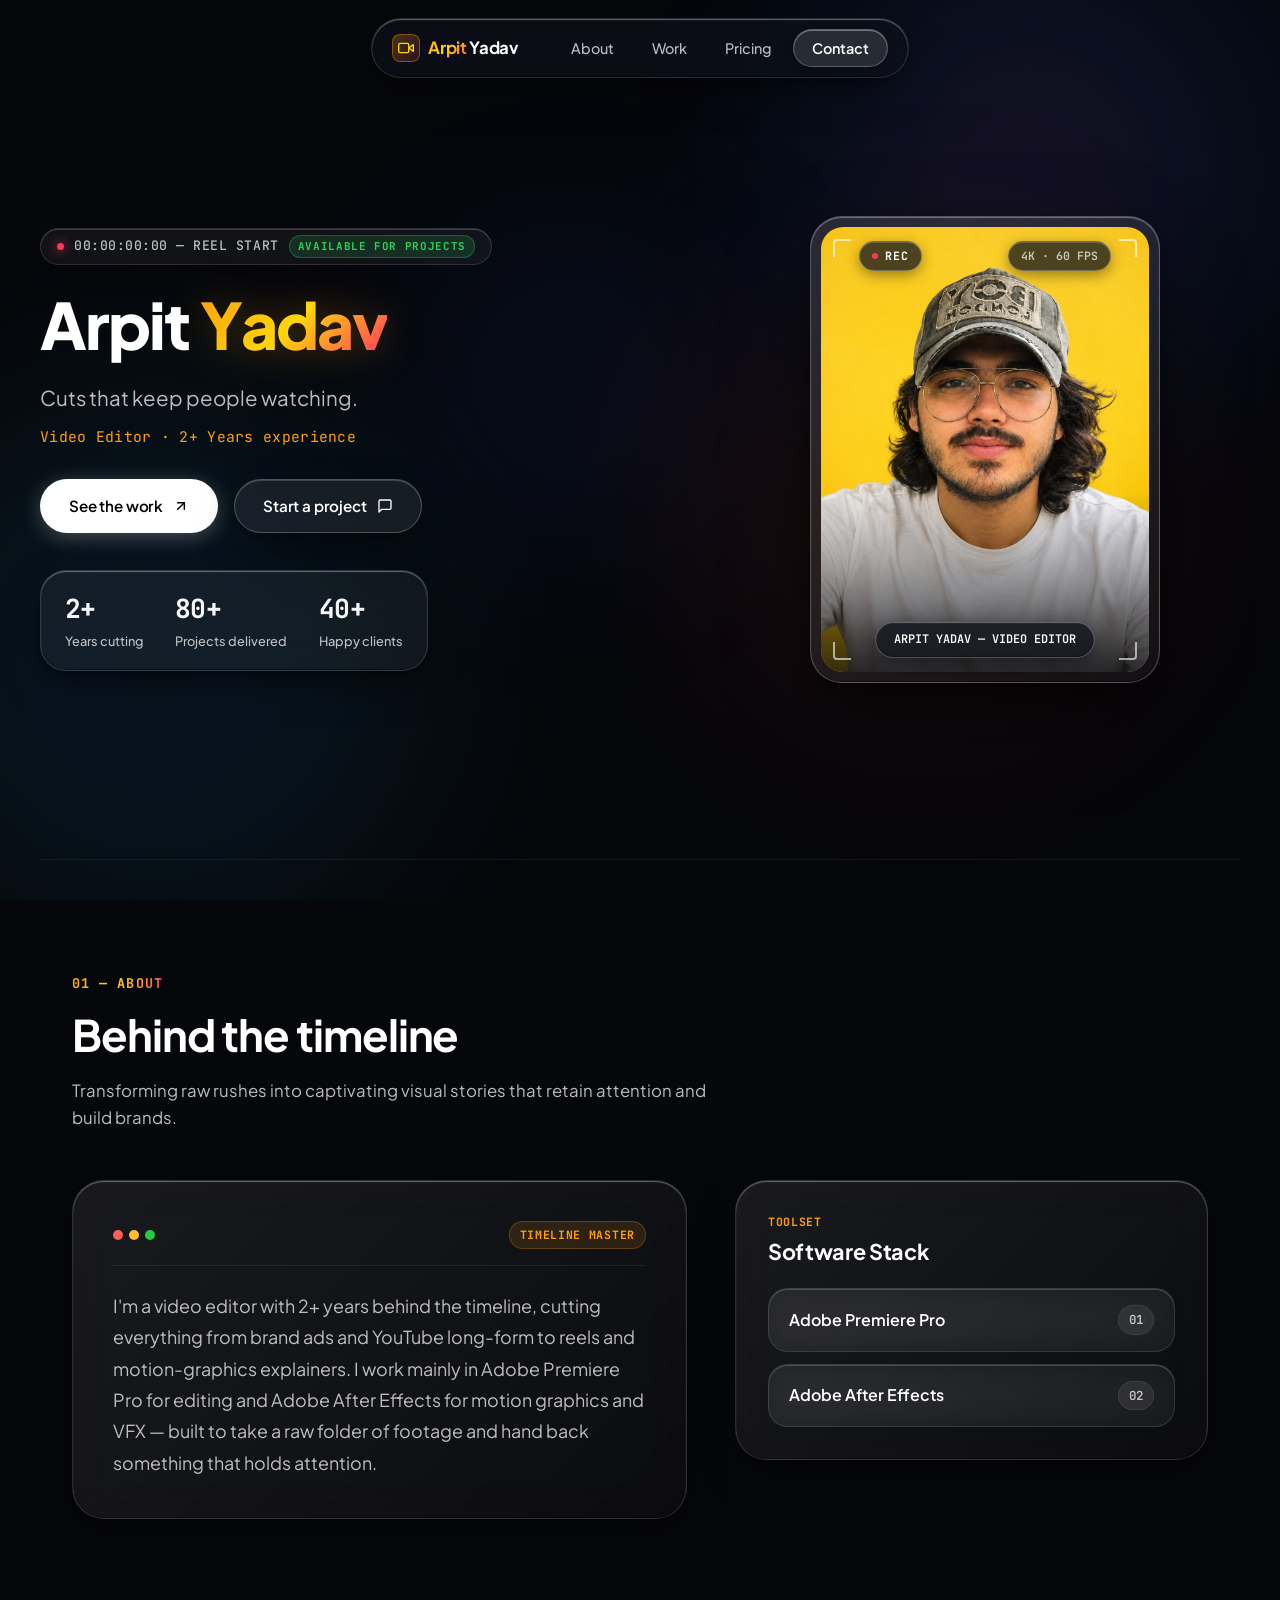
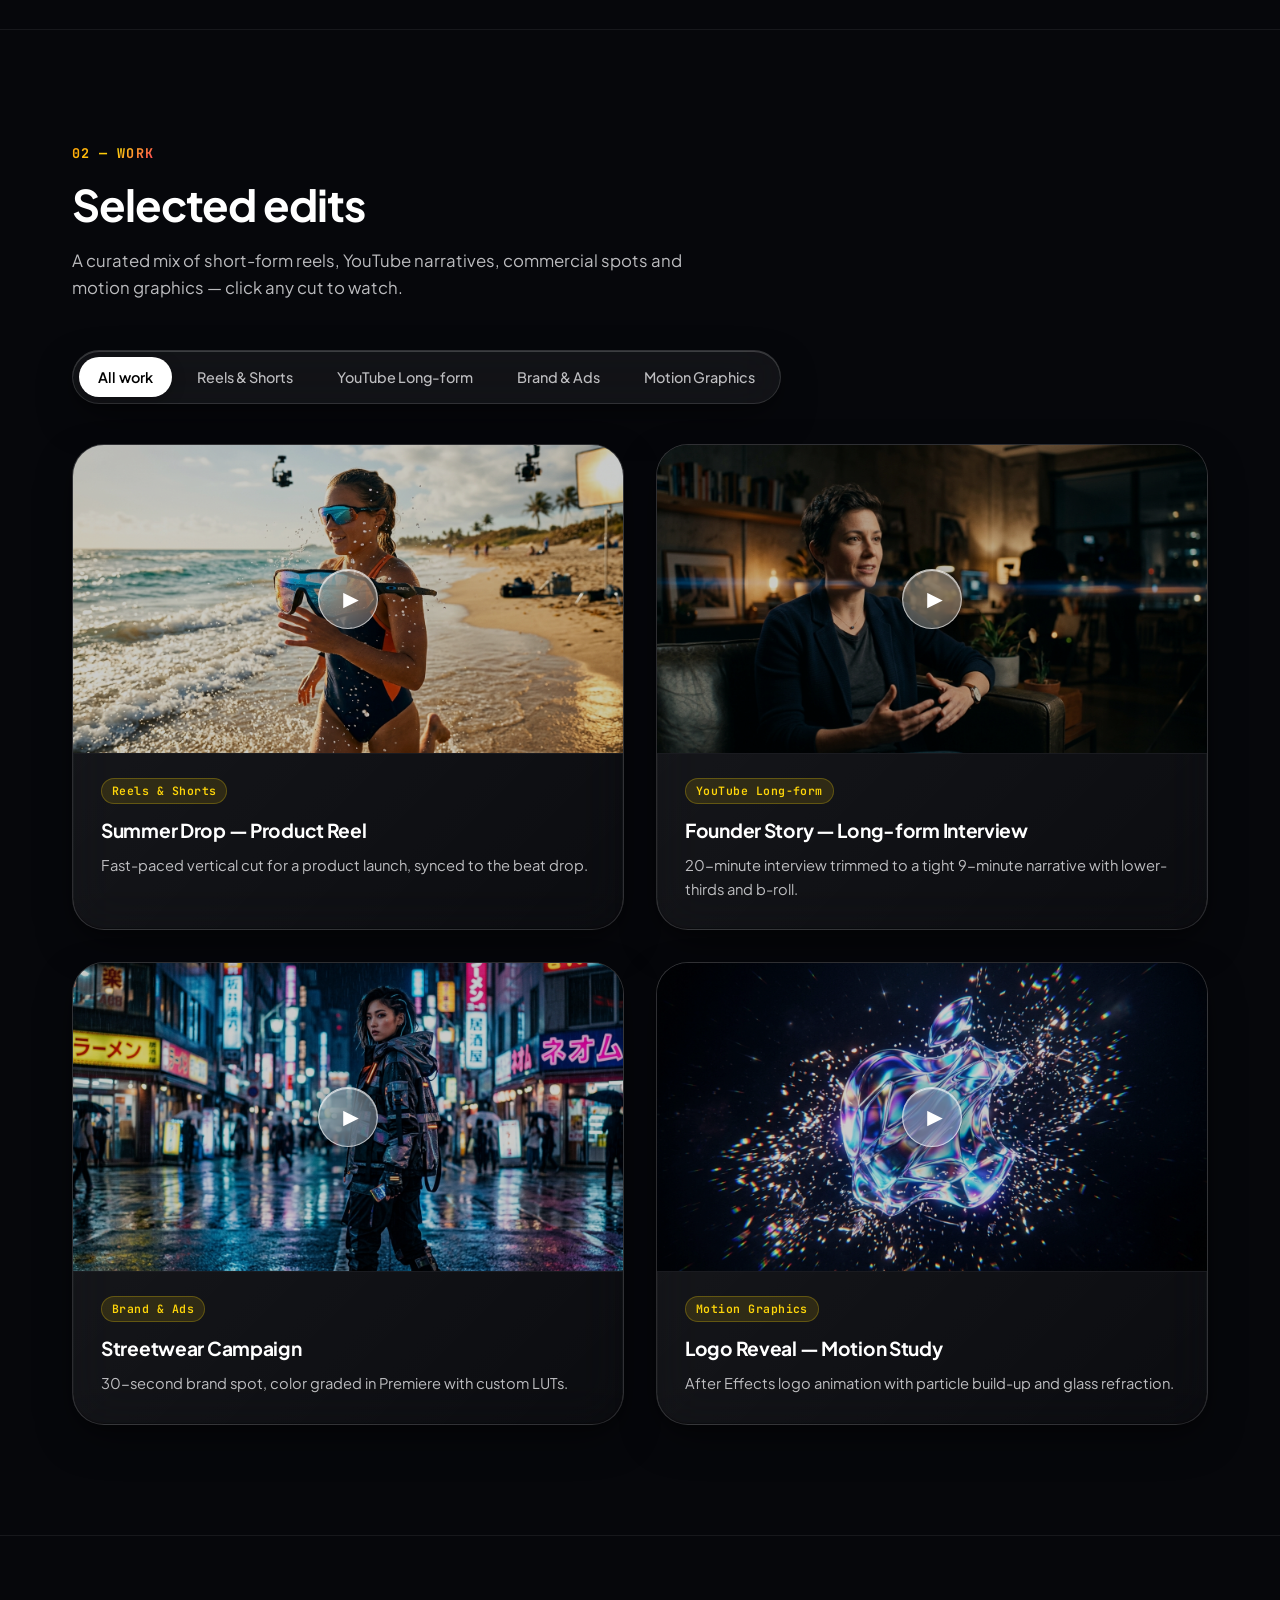
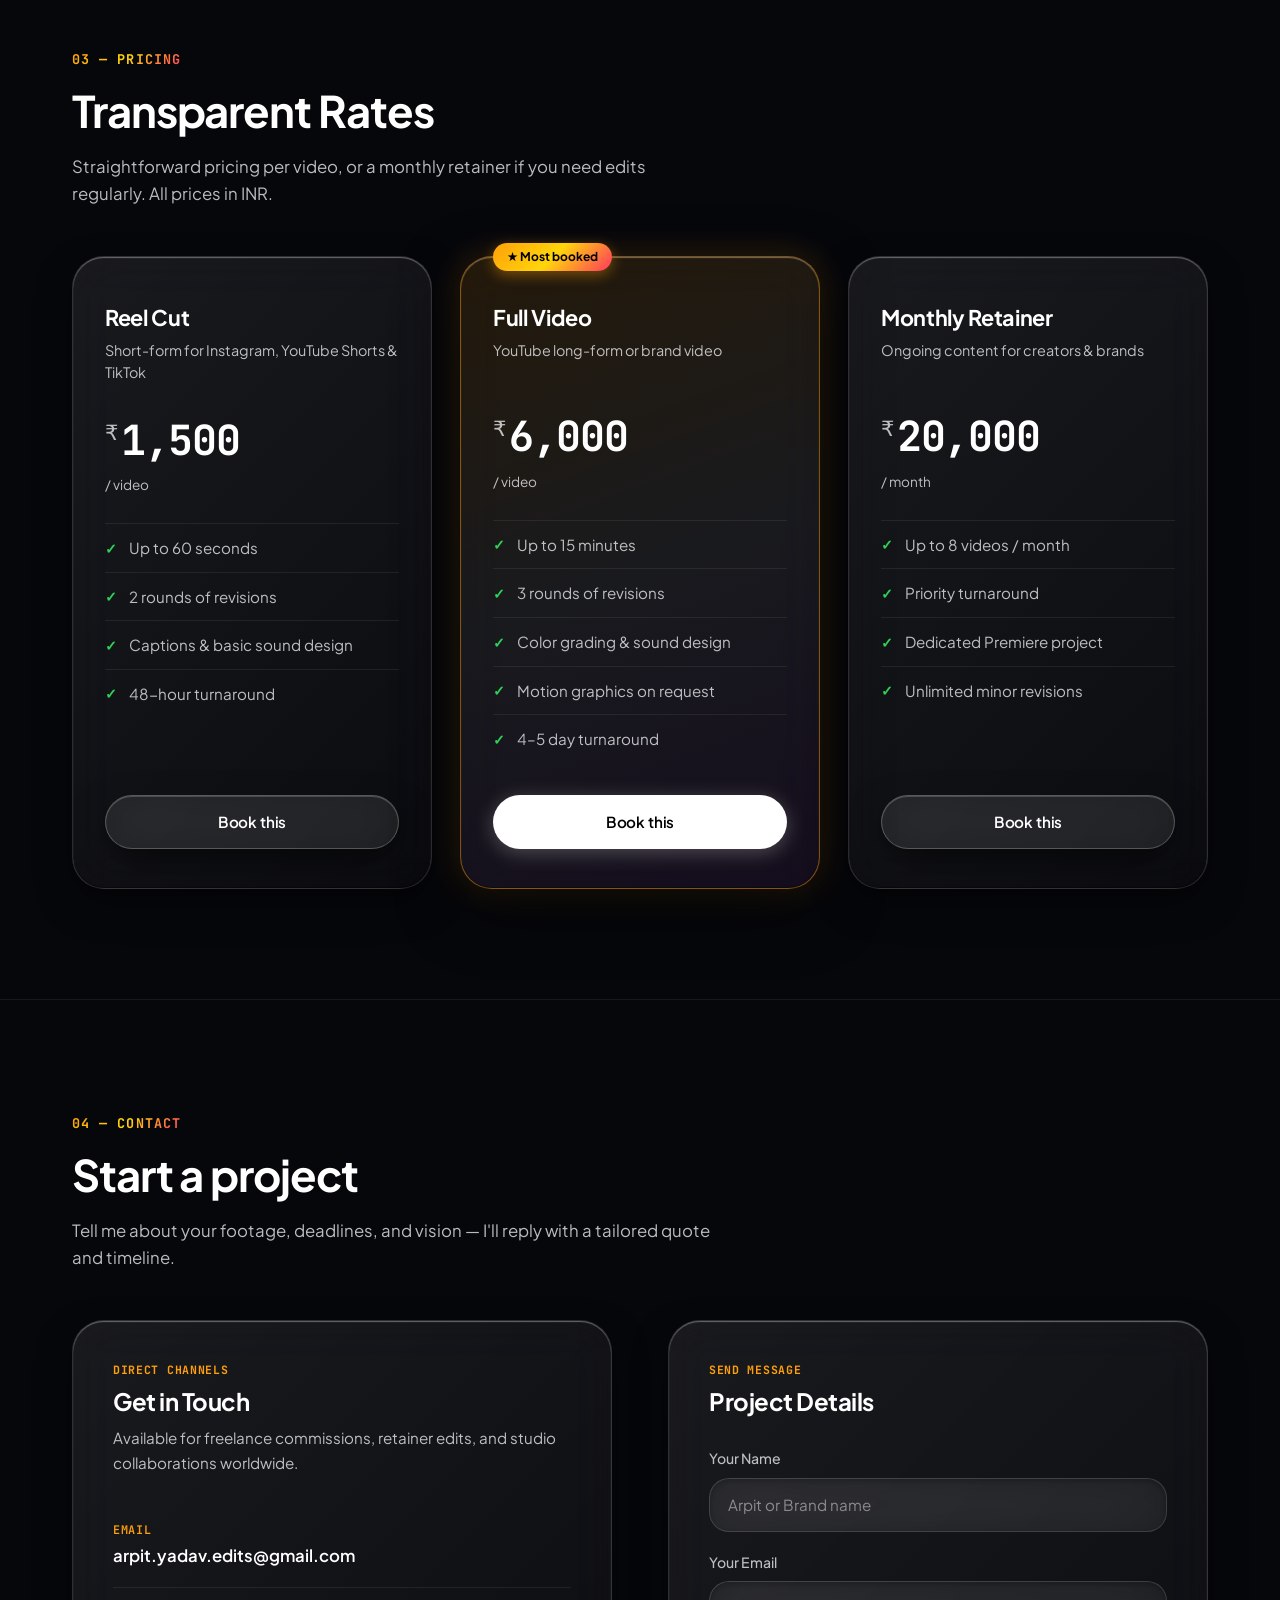
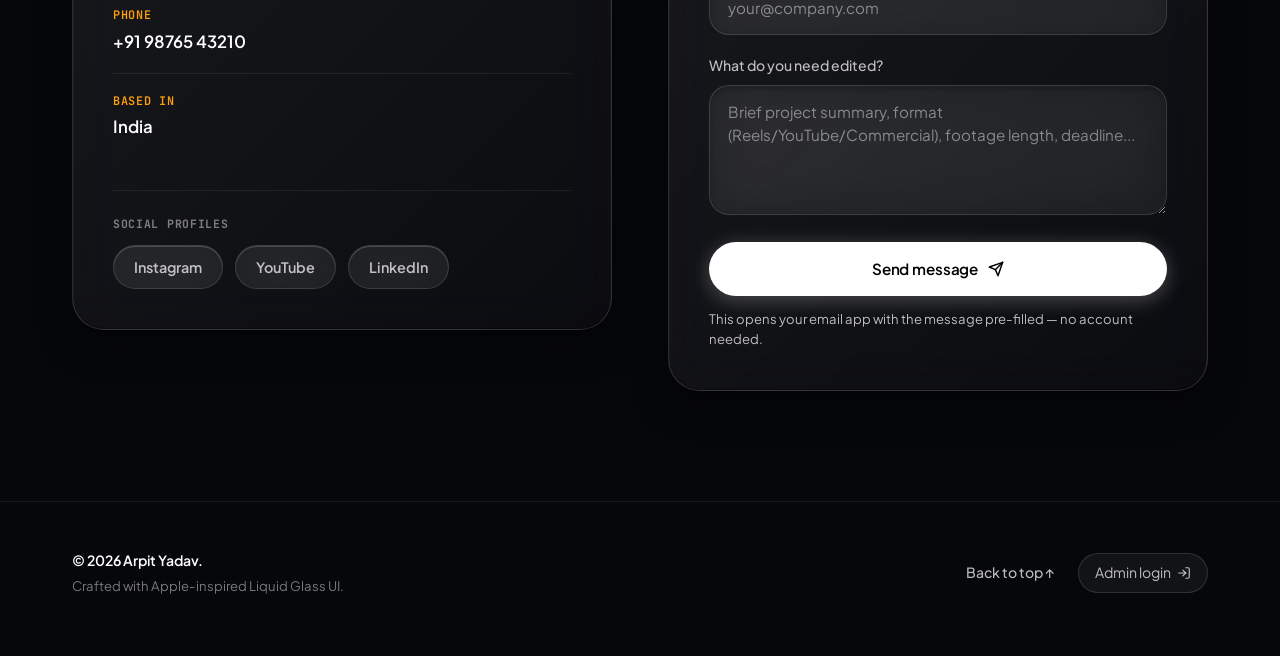
<file: index.html>
<!DOCTYPE html>
<html lang="en">
<head>
<meta charset="UTF-8">
<meta name="viewport" content="width=device-width, initial-scale=1.0, viewport-fit=cover">
<title>Arpit Yadav — Video Editor & Motion Designer</title>
<meta name="description" content="Portfolio of Arpit Yadav — Video Editor specializing in YouTube long-form, product reels, brand commercials, and high-impact motion graphics.">
<meta name="theme-color" content="#06070B">
<link rel="icon" href="data:image/svg+xml,<svg xmlns=%22http://www.w3.org/2000/svg%22 viewBox=%220 0 100 100%22><text y=%22.9em%22 font-size=%2290%22>🎬</text></svg>">
<link rel="preconnect" href="https://fonts.googleapis.com">
<link rel="preconnect" href="https://fonts.gstatic.com" crossorigin>
<link href="https://fonts.googleapis.com/css2?family=Plus+Jakarta+Sans:ital,wght@0,300;0,400;0,500;0,600;0,700;0,800;1,400&family=JetBrains+Mono:wght@400;500;600;700&display=swap" rel="stylesheet">
<link rel="stylesheet" href="css/style.css">
</head>
<body>

<!-- Ambient Dynamic Refraction Background Mesh -->
<div class="ambient-mesh" aria-hidden="true">
  <div class="mesh-orb mesh-orb-1"></div>
  <div class="mesh-orb mesh-orb-2"></div>
  <div class="mesh-orb mesh-orb-3"></div>
  <div class="mesh-orb mesh-orb-4"></div>
  <div class="mesh-noise"></div>
  <div class="mesh-grid-lines"></div>
</div>

<!-- Interactive Cursor Refraction Light -->
<div class="cursor-glow" id="cursor-glow" aria-hidden="true"></div>

<!-- Floating Island Glass Navigation -->
<header class="nav-wrapper" id="nav-wrapper">
  <nav class="nav" id="main-nav" aria-label="Main Navigation">
    <div class="wrap nav-container">
      <a href="#" class="nav-brand" aria-label="Arpit Yadav Portfolio Home">
        <span class="brand-badge">
          <svg class="brand-icon" viewBox="0 0 24 24" width="16" height="16" fill="none" stroke="currentColor" stroke-width="2" stroke-linecap="round" stroke-linejoin="round">
            <polygon points="23 7 16 12 23 17 23 7"></polygon>
            <rect x="1" y="5" width="15" height="14" rx="2" ry="2"></rect>
          </svg>
        </span>
        <span class="brand-text"><span id="brand-name">Arpit</span> Yadav</span>
      </a>
      
      <ul class="nav-links" id="nav-links">
        <li><a href="#about" class="nav-link">About</a></li>
        <li><a href="#work" class="nav-link">Work</a></li>
        <li><a href="#pricing" class="nav-link">Pricing</a></li>
        <li><a href="#contact" class="nav-cta">Contact</a></li>
      </ul>

      <!-- Mobile Hamburger Button -->
      <button class="nav-toggle" id="nav-toggle" aria-label="Toggle navigation menu" aria-expanded="false">
        <span class="toggle-bar"></span>
        <span class="toggle-bar"></span>
      </button>
    </div>
  </nav>

  <!-- Mobile Glass Menu Dropdown -->
  <div class="mobile-nav-drawer" id="mobile-nav-drawer" aria-hidden="true">
    <div class="mobile-nav-inner">
      <a href="#about" class="mobile-link">About</a>
      <a href="#work" class="mobile-link">Work</a>
      <a href="#pricing" class="mobile-link">Pricing</a>
      <a href="#contact" class="mobile-link mobile-cta">Start a project</a>
      <div class="mobile-nav-footer">
        <a href="admin.html" class="mobile-admin-link">Admin login &rarr;</a>
      </div>
    </div>
  </div>
</header>

<!-- Hero Section -->
<section class="hero wrap" id="hero">
  <div class="hero-left">
    <div class="timecode mono">
      <span class="pulse-dot"></span>
      <span class="timecode-text">00:00:00:00 — REEL START</span>
      <span class="badge-status">AVAILABLE FOR PROJECTS</span>
    </div>
    <h1 id="hero-name" class="interactive-hero-name">Arpit <em>Yadav</em></h1>
    <p class="hero-tagline" id="hero-tagline">Cuts that keep people watching.</p>
    <p class="hero-bio-short mono" id="hero-bio-short"></p>
    <div class="hero-actions">
      <a href="#work" class="btn btn-primary magnetic-btn">
        <span>See the work</span>
        <svg viewBox="0 0 24 24" width="16" height="16" fill="none" stroke="currentColor" stroke-width="2.2" stroke-linecap="round" stroke-linejoin="round">
          <line x1="7" y1="17" x2="17" y2="7"></line>
          <polyline points="7 7 17 7 17 17"></polyline>
        </svg>
      </a>
      <a href="#contact" class="btn btn-outline magnetic-btn">
        <span>Start a project</span>
        <svg viewBox="0 0 24 24" width="16" height="16" fill="none" stroke="currentColor" stroke-width="2" stroke-linecap="round" stroke-linejoin="round">
          <path d="M21 15a2 2 0 0 1-2 2H7l-4 4V5a2 2 0 0 1 2-2h14a2 2 0 0 1 2 2z"></path>
        </svg>
      </a>
    </div>
    <div class="hero-stats" id="hero-stats"></div>
  </div>
  
  <div class="hero-right">
    <div class="hero-photo-container">
      <div class="hero-image-card" id="hero-image-card" tabindex="0" role="region" aria-label="Editor Profile Card">
        <div class="viewfinder-corner vf-tl"></div>
        <div class="viewfinder-corner vf-tr"></div>
        <div class="viewfinder-corner vf-bl"></div>
        <div class="viewfinder-corner vf-br"></div>
        <div class="card-rec-badge mono"><span class="rec-dot"></span>REC</div>
        <div class="card-fps-badge mono">4K · 60 FPS</div>
        <div class="card-img-wrap">
          <img id="hero-photo" src="images/arpit.jpg" alt="Arpit Yadav" width="350" height="466">
          <div class="card-gradient-overlay"></div>
        </div>
        <div class="card-glare" id="card-glare"></div>
        <div class="hero-frame-label mono" id="frame-label"></div>
      </div>
    </div>
  </div>
</section>

<!-- About Section -->
<section class="section" id="about">
  <div class="wrap">
    <div class="section-head">
      <div>
        <div class="section-num mono">01 — ABOUT</div>
        <h2>Behind the timeline</h2>
        <p class="section-sub">Transforming raw rushes into captivating visual stories that retain attention and build brands.</p>
      </div>
    </div>
    <div class="about-grid">
      <div class="about-card">
        <div class="about-card-header">
          <div class="about-dot-group">
            <span class="dot dot-red"></span>
            <span class="dot dot-yellow"></span>
            <span class="dot dot-green"></span>
          </div>
          <span class="about-card-badge mono">TIMELINE MASTER</span>
        </div>
        <p class="about-bio-text" id="about-bio"></p>
      </div>
      <div class="software-card">
        <div class="software-card-title">
          <span class="mono title-tag">TOOLSET</span>
          <h3>Software Stack</h3>
        </div>
        <ul class="software-list" id="software-list"></ul>
      </div>
    </div>
  </div>
</section>

<!-- Work Section -->
<section class="section" id="work">
  <div class="wrap">
    <div class="section-head">
      <div>
        <div class="section-num mono">02 — WORK</div>
        <h2>Selected edits</h2>
        <p class="section-sub">A curated mix of short-form reels, YouTube narratives, commercial spots and motion graphics — click any cut to watch.</p>
      </div>
    </div>
    <div class="filters-wrapper">
      <div class="filters" id="filters" role="tablist" aria-label="Category filters"></div>
    </div>
    <div class="video-grid" id="video-grid"></div>
  </div>
</section>

<!-- Pricing Section -->
<section class="section" id="pricing">
  <div class="wrap">
    <div class="section-head">
      <div>
        <div class="section-num mono">03 — PRICING</div>
        <h2>Transparent Rates</h2>
        <p class="section-sub">Straightforward pricing per video, or a monthly retainer if you need edits regularly. All prices in INR.</p>
      </div>
    </div>
    <div class="pricing-grid" id="pricing-grid"></div>
  </div>
</section>

<!-- Contact Section -->
<section class="section" id="contact" style="border-bottom:none;">
  <div class="wrap">
    <div class="section-head">
      <div>
        <div class="section-num mono">04 — CONTACT</div>
        <h2>Start a project</h2>
        <p class="section-sub">Tell me about your footage, deadlines, and vision — I'll reply with a tailored quote and timeline.</p>
      </div>
    </div>
    <div class="contact-grid">
      <div class="contact-card">
        <div class="contact-card-header">
          <span class="mono title-tag">DIRECT CHANNELS</span>
          <h3>Get in Touch</h3>
          <p class="contact-sub">Available for freelance commissions, retainer edits, and studio collaborations worldwide.</p>
        </div>
        <ul class="contact-info-list" id="contact-info-list"></ul>
        <div class="social-block">
          <span class="mono social-label">SOCIAL PROFILES</span>
          <div class="social-row" id="social-row"></div>
        </div>
      </div>
      
      <div class="contact-card form-card">
        <div class="form-card-header">
          <span class="mono title-tag">SEND MESSAGE</span>
          <h3>Project Details</h3>
        </div>
        <form id="contact-form">
          <div class="form-field">
            <label for="cf-name">Your Name</label>
            <input type="text" id="cf-name" placeholder="Arpit or Brand name" required autocomplete="name">
          </div>
          <div class="form-field">
            <label for="cf-email">Your Email</label>
            <input type="email" id="cf-email" placeholder="your@company.com" required autocomplete="email">
          </div>
          <div class="form-field">
            <label for="cf-message">What do you need edited?</label>
            <textarea id="cf-message" placeholder="Brief project summary, format (Reels/YouTube/Commercial), footage length, deadline..." required></textarea>
          </div>
          <button type="submit" class="btn btn-primary form-submit-btn">
            <span>Send message</span>
            <svg viewBox="0 0 24 24" width="16" height="16" fill="none" stroke="currentColor" stroke-width="2.2" stroke-linecap="round" stroke-linejoin="round">
              <line x1="22" y1="2" x2="11" y2="13"></line>
              <polygon points="22 2 15 22 11 13 2 9 22 2"></polygon>
            </svg>
          </button>
          <p class="form-note" id="form-note">This opens your email app with the message pre-filled — no account needed.</p>
        </form>
      </div>
    </div>
  </div>
</section>

<!-- Footer -->
<footer>
  <div class="wrap footer-container">
    <div class="footer-left">
      <span class="footer-brand">&copy; <span id="year"></span> Arpit Yadav.</span>
      <span class="footer-tagline">Crafted with Apple-inspired Liquid Glass UI.</span>
    </div>
    <div class="footer-right">
      <a href="#hero" class="footer-back-top">Back to top &uarr;</a>
      <a href="admin.html" class="footer-admin-link">
        <span>Admin login</span>
        <svg viewBox="0 0 24 24" width="14" height="14" fill="none" stroke="currentColor" stroke-width="2" stroke-linecap="round" stroke-linejoin="round">
          <path d="M15 3h4a2 2 0 0 1 2 2v14a2 2 0 0 1-2 2h-4"></path>
          <polyline points="10 17 15 12 10 7"></polyline>
          <line x1="15" y1="12" x2="3" y2="12"></line>
        </svg>
      </a>
    </div>
  </div>
</footer>

<!-- Video Playback Modal (VisionOS Floating Glass Panel) -->
<div class="modal-overlay" id="modal-overlay" role="dialog" aria-modal="true" aria-labelledby="modal-title">
  <div class="modal-box">
    <div class="modal-header-bar">
      <div class="modal-dots">
        <span class="dot dot-red"></span>
        <span class="dot dot-yellow"></span>
        <span class="dot dot-green"></span>
      </div>
      <div class="modal-bar-title mono">VISION PLAYER · 4K PREVIEW</div>
      <button class="modal-close" id="modal-close" aria-label="Close modal">&times;</button>
    </div>
    <div class="modal-video" id="modal-video-body"></div>
    <div class="modal-meta">
      <div class="modal-meta-content">
        <span class="video-cat-tag" id="modal-cat"></span>
        <h3 id="modal-title"></h3>
        <p id="modal-desc"></p>
      </div>
    </div>
  </div>
</div>

<script src="js/data.js"></script>
<script src="js/main.js"></script>
</body>
</html>
</file>
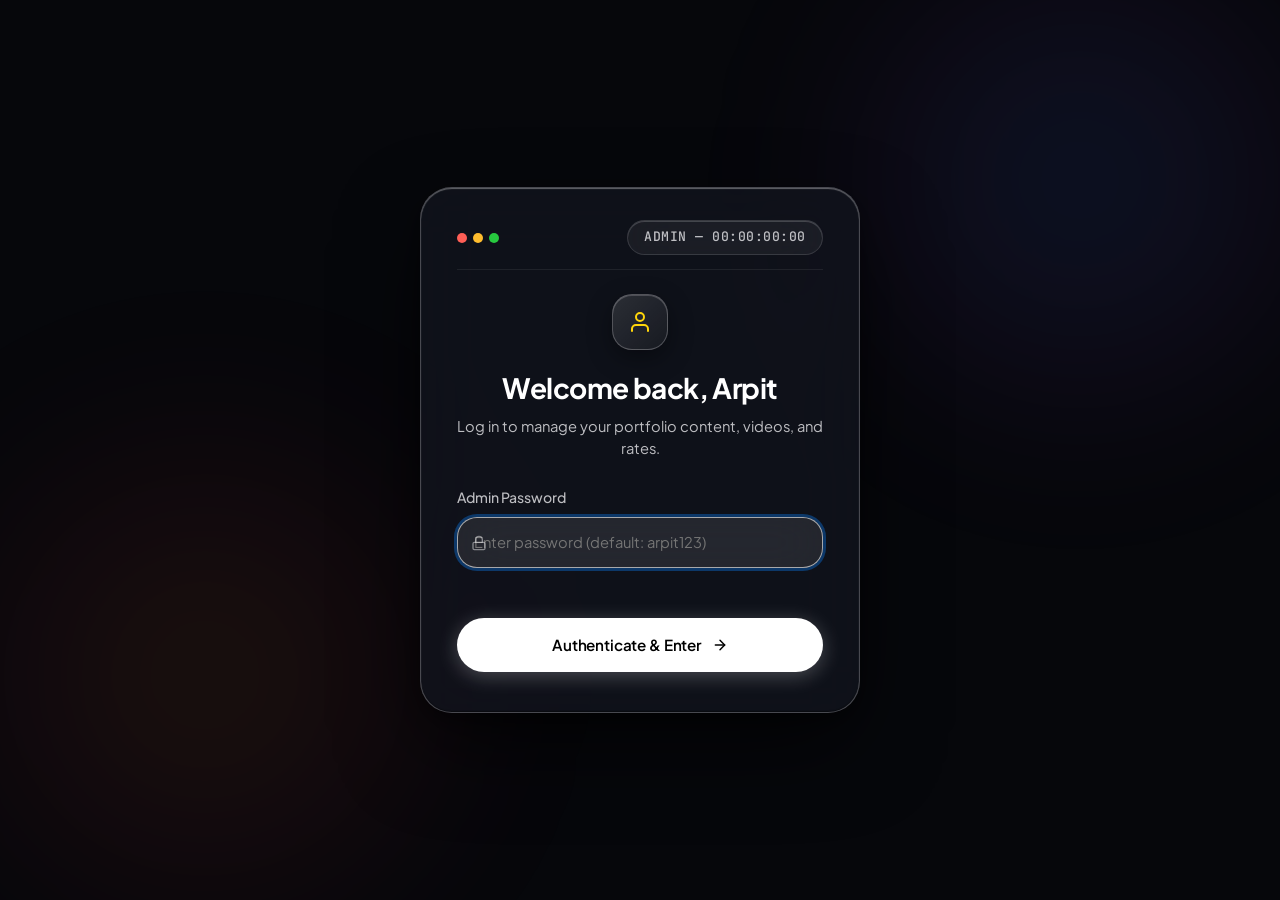
<file: admin.html>
<!DOCTYPE html>
<html lang="en">
<head>
<meta charset="UTF-8">
<meta name="viewport" content="width=device-width, initial-scale=1.0, viewport-fit=cover">
<title>Admin Dashboard — Arpit Yadav Portfolio</title>
<link rel="icon" href="data:image/svg+xml,<svg xmlns=%22http://www.w3.org/2000/svg%22 viewBox=%220 0 100 100%22><text y=%22.9em%22 font-size=%2290%22>🎬</text></svg>">
<link rel="preconnect" href="https://fonts.googleapis.com">
<link rel="preconnect" href="https://fonts.gstatic.com" crossorigin>
<link href="https://fonts.googleapis.com/css2?family=Plus+Jakarta+Sans:ital,wght@0,300;0,400;0,500;0,600;0,700;0,800;1,400&family=JetBrains+Mono:wght@400;500;600;700&display=swap" rel="stylesheet">
<link rel="stylesheet" href="css/style.css">
<link rel="stylesheet" href="css/admin.css">
</head>
<body class="admin-body">

<!-- Ambient Background Mesh -->
<div class="admin-ambient-mesh" aria-hidden="true">
  <div class="mesh-orb admin-orb-1"></div>
  <div class="mesh-orb admin-orb-2"></div>
</div>

<!-- Login Screen (VisionOS Floating Glass Box) -->
<div class="login-screen" id="login-screen">
  <div class="login-box">
    <div class="login-window-header">
      <div class="window-dots">
        <span class="dot dot-red"></span>
        <span class="dot dot-yellow"></span>
        <span class="dot dot-green"></span>
      </div>
      <div class="timecode mono">ADMIN — 00:00:00:00</div>
    </div>
    
    <div class="login-header-content">
      <div class="login-avatar-badge">
        <svg viewBox="0 0 24 24" width="24" height="24" fill="none" stroke="currentColor" stroke-width="2" stroke-linecap="round" stroke-linejoin="round">
          <path d="M20 21v-2a4 4 0 0 0-4-4H8a4 4 0 0 0-4 4v2"></path>
          <circle cx="12" cy="7" r="4"></circle>
        </svg>
      </div>
      <h1>Welcome back, Arpit</h1>
      <p class="sub">Log in to manage your portfolio content, videos, and rates.</p>
    </div>

    <form id="login-form">
      <div class="field">
        <label for="login-pass">Admin Password</label>
        <div class="input-glass-wrap">
          <input type="password" id="login-pass" placeholder="Enter password (default: arpit123)" required autofocus autocomplete="current-password">
          <svg class="field-icon" viewBox="0 0 24 24" width="16" height="16" fill="none" stroke="currentColor" stroke-width="2" stroke-linecap="round" stroke-linejoin="round">
            <rect x="3" y="11" width="18" height="11" rx="2" ry="2"></rect>
            <path d="M7 11V7a5 5 0 0 1 10 0v4"></path>
          </svg>
        </div>
      </div>
      <div class="login-error" id="login-error"></div>
      <button type="submit" class="btn btn-primary login-btn">
        <span>Authenticate & Enter</span>
        <svg viewBox="0 0 24 24" width="16" height="16" fill="none" stroke="currentColor" stroke-width="2.2" stroke-linecap="round" stroke-linejoin="round">
          <line x1="5" y1="12" x2="19" y2="12"></line>
          <polyline points="12 5 19 12 12 19"></polyline>
        </svg>
      </button>
    </form>
  </div>
</div>

<!-- Admin Dashboard Shell -->
<div class="admin-shell" id="admin-shell">
  <!-- macOS Frosted Sidebar -->
  <aside class="admin-sidebar">
    <div class="sidebar-header">
      <div class="window-dots">
        <span class="dot dot-red"></span>
        <span class="dot dot-yellow"></span>
        <span class="dot dot-green"></span>
      </div>
      <div class="brand">
        <span class="brand-badge-sm">
          <svg viewBox="0 0 24 24" width="13" height="13" fill="none" stroke="currentColor" stroke-width="2">
            <polygon points="23 7 16 12 23 17 23 7"></polygon>
            <rect x="1" y="5" width="15" height="14" rx="2" ry="2"></rect>
          </svg>
        </span>
        Arpit<span>.Admin</span>
      </div>
    </div>

    <nav class="admin-nav" aria-label="Dashboard Panels">
      <button class="admin-nav-btn active" data-panel="profile">
        <svg viewBox="0 0 24 24" width="16" height="16" fill="none" stroke="currentColor" stroke-width="2" stroke-linecap="round" stroke-linejoin="round"><path d="M20 21v-2a4 4 0 0 0-4-4H8a4 4 0 0 0-4 4v2"></path><circle cx="12" cy="7" r="4"></circle></svg>
        <span>Profile & about</span>
      </button>
      <button class="admin-nav-btn" data-panel="categories">
        <svg viewBox="0 0 24 24" width="16" height="16" fill="none" stroke="currentColor" stroke-width="2" stroke-linecap="round" stroke-linejoin="round"><polygon points="12 2 2 7 12 12 22 7 12 2"></polygon><polyline points="2 17 12 22 22 17"></polyline><polyline points="2 12 12 17 22 12"></polyline></svg>
        <span>Categories</span>
      </button>
      <button class="admin-nav-btn" data-panel="videos">
        <svg viewBox="0 0 24 24" width="16" height="16" fill="none" stroke="currentColor" stroke-width="2" stroke-linecap="round" stroke-linejoin="round"><rect x="2" y="2" width="20" height="20" rx="2.18" ry="2.18"></rect><line x1="7" y1="2" x2="7" y2="22"></line><line x1="17" y1="2" x2="17" y2="22"></line><line x1="2" y1="12" x2="22" y2="12"></line><line x1="2" y1="7" x2="7" y2="7"></line><line x1="2" y1="17" x2="7" y2="17"></line><line x1="17" y1="17" x2="22" y2="17"></line><line x1="17" y1="7" x2="22" y2="7"></line></svg>
        <span>Videos</span>
      </button>
      <button class="admin-nav-btn" data-panel="pricing">
        <svg viewBox="0 0 24 24" width="16" height="16" fill="none" stroke="currentColor" stroke-width="2" stroke-linecap="round" stroke-linejoin="round"><line x1="12" y1="1" x2="12" y2="23"></line><path d="M17 5H9.5a3.5 3.5 0 0 0 0 7h5a3.5 3.5 0 0 1 0 7H6"></path></svg>
        <span>Pricing</span>
      </button>
      <button class="admin-nav-btn" data-panel="settings">
        <svg viewBox="0 0 24 24" width="16" height="16" fill="none" stroke="currentColor" stroke-width="2" stroke-linecap="round" stroke-linejoin="round"><circle cx="12" cy="12" r="3"></circle><path d="M19.4 15a1.65 1.65 0 0 0 .33 1.82l.06.06a2 2 0 0 1 0 2.83 2 2 0 0 1-2.83 0l-.06-.06a1.65 1.65 0 0 0-1.82-.33 1.65 1.65 0 0 0-1 1.51V21a2 2 0 0 1-2 2 2 2 0 0 1-2-2v-.09A1.65 1.65 0 0 0 9 19.4a1.65 1.65 0 0 0-1.82.33l-.06.06a2 2 0 0 1-2.83 0 2 2 0 0 1 0-2.83l.06-.06a1.65 1.65 0 0 0 .33-1.82 1.65 1.65 0 0 0-1.51-1H3a2 2 0 0 1-2-2 2 2 0 0 1 2-2h.09A1.65 1.65 0 0 0 4.6 9a1.65 1.65 0 0 0-.33-1.82l-.06-.06a2 2 0 0 1 0-2.83 2 2 0 0 1 2.83 0l.06.06a1.65 1.65 0 0 0 1.82.33H9a1.65 1.65 0 0 0 1-1.51V3a2 2 0 0 1 2-2 2 2 0 0 1 2 2v.09a1.65 1.65 0 0 0 1 1.51 1.65 1.65 0 0 0 1.82-.33l.06-.06a2 2 0 0 1 2.83 0 2 2 0 0 1 0 2.83l-.06.06a1.65 1.65 0 0 0-.33 1.82V9a1.65 1.65 0 0 0 1.51 1H21a2 2 0 0 1 2 2 2 2 0 0 1-2 2h-.09a1.65 1.65 0 0 0-1.51 1z"></path></svg>
        <span>Settings</span>
      </button>
    </nav>

    <div class="sidebar-spacer"></div>

    <div class="sidebar-footer">
      <a href="index.html" target="_blank" class="view-live">
        <svg viewBox="0 0 24 24" width="15" height="15" fill="none" stroke="currentColor" stroke-width="2" stroke-linecap="round" stroke-linejoin="round">
          <path d="M18 13v6a2 2 0 0 1-2 2H5a2 2 0 0 1-2-2V8a2 2 0 0 1 2-2h6"></path>
          <polyline points="15 3 21 3 21 9"></polyline>
          <line x1="10" y1="14" x2="21" y2="3"></line>
        </svg>
        <span>View live site</span>
      </a>
      <button class="logout-btn" id="logout-btn">
        <svg viewBox="0 0 24 24" width="15" height="15" fill="none" stroke="currentColor" stroke-width="2" stroke-linecap="round" stroke-linejoin="round">
          <path d="M9 21H5a2 2 0 0 1-2-2V5a2 2 0 0 1 2-2h4"></path>
          <polyline points="16 17 21 12 16 7"></polyline>
          <line x1="21" y1="12" x2="9" y2="12"></line>
        </svg>
        <span>Log out</span>
      </button>
    </div>
  </aside>

  <!-- Admin Main Workspace -->
  <main class="admin-main">

    <!-- PROFILE -->
    <section class="admin-panel active" id="panel-profile">
      <div class="panel-header">
        <h2>Profile & about</h2>
        <p class="panel-sub">This information fills the hero, about section and contact details on the live site.</p>
      </div>

      <form id="profile-form">
        <div class="admin-card">
          <div class="card-title-row">
            <h3>Hero Portrait</h3>
            <span class="mono card-badge">HOMEPAGE IMAGE</span>
          </div>
          <div class="photo-uploader-row">
            <div class="photo-preview-wrap">
              <img id="pf-photo-preview" src="images/arpit.jpg" alt="Profile Preview">
              <div class="photo-overlay-tag mono">LIVE PREVIEW</div>
            </div>
            <div class="photo-uploader-controls">
              <div class="field" style="margin-bottom:0;">
                <label>Upload a new photo</label>
                <input type="file" id="pf-photo-file" accept="image/*">
                <p class="field-hint">Saves instantly as base64. Displayed on the right side of the homepage hero with dynamic 3D glass tilt.</p>
              </div>
            </div>
          </div>
        </div>

        <div class="admin-card">
          <div class="card-title-row">
            <h3>Basic Details & Tagline</h3>
            <span class="mono card-badge">HERO CONTENT</span>
          </div>
          <div class="field-row">
            <div class="field">
              <label for="pf-name">Full Name</label>
              <input type="text" id="pf-name" placeholder="Arpit Yadav">
            </div>
            <div class="field">
              <label for="pf-role">Role / Title</label>
              <input type="text" id="pf-role" placeholder="Video Editor">
            </div>
          </div>
          <div class="field-row">
            <div class="field">
              <label for="pf-experience">Experience</label>
              <input type="text" id="pf-experience" placeholder="e.g. 2+ Years">
            </div>
            <div class="field">
              <label for="pf-location">Location</label>
              <input type="text" id="pf-location" placeholder="e.g. India / Remote">
            </div>
          </div>
          <div class="field">
            <label for="pf-tagline">Tagline (Hero headline subtext)</label>
            <input type="text" id="pf-tagline" placeholder="Cuts that keep people watching.">
          </div>
          <div class="field">
            <label for="pf-bio">About / Bio Paragraph</label>
            <textarea id="pf-bio" placeholder="Full biography displayed in the About section..."></textarea>
          </div>
          <div class="field">
            <label for="pf-software">Software Used (Comma-separated)</label>
            <input type="text" id="pf-software" placeholder="Adobe Premiere Pro, Adobe After Effects, DaVinci Resolve">
          </div>
        </div>

        <div class="admin-card">
          <div class="card-title-row">
            <h3>Contact & Social URLs</h3>
            <span class="mono card-badge">CHANNELS</span>
          </div>
          <div class="field-row">
            <div class="field">
              <label for="pf-email">Email Address</label>
              <input type="email" id="pf-email" placeholder="arpit.yadav.edits@gmail.com">
            </div>
            <div class="field">
              <label for="pf-phone">Phone Number</label>
              <input type="text" id="pf-phone" placeholder="+91 98765 43210">
            </div>
          </div>
          <div class="field-row">
            <div class="field">
              <label for="pf-instagram">Instagram URL</label>
              <input type="text" id="pf-instagram" placeholder="https://instagram.com/yourhandle">
            </div>
            <div class="field">
              <label for="pf-youtube">YouTube URL</label>
              <input type="text" id="pf-youtube" placeholder="https://youtube.com/@yourchannel">
            </div>
          </div>
          <div class="field">
            <label for="pf-linkedin">LinkedIn URL</label>
            <input type="text" id="pf-linkedin" placeholder="https://linkedin.com/in/yourprofile">
          </div>
        </div>

        <div class="admin-card">
          <div class="card-title-row">
            <h3>Homepage Stats Counter</h3>
            <span class="mono card-badge">METRICS</span>
          </div>
          <p class="field-hint" style="margin-bottom:16px;">Key accomplishments shown under hero CTA buttons.</p>
          <div id="pf-stats" class="stats-editor-grid"></div>
          <button type="button" class="btn-sm" id="add-stat-btn" style="margin-top:12px;">+ Add stat</button>
        </div>

        <div class="form-sticky-bar">
          <button type="submit" class="btn btn-primary">
            <span>Save profile changes</span>
            <svg viewBox="0 0 24 24" width="16" height="16" fill="none" stroke="currentColor" stroke-width="2.2">
              <polyline points="20 6 9 17 4 12"></polyline>
            </svg>
          </button>
        </div>
      </form>
    </section>

    <!-- CATEGORIES -->
    <section class="admin-panel" id="panel-categories">
      <div class="panel-header">
        <h2>Categories</h2>
        <p class="panel-sub">Used to organize and filter the work section on your homepage.</p>
      </div>

      <div class="admin-card">
        <div class="card-title-row">
          <h3>Existing Categories</h3>
          <span class="mono card-badge">FILTER PILLS</span>
        </div>
        <div class="table-responsive">
          <table class="admin-table">
            <thead>
              <tr>
                <th style="width:50%;">Category Name</th>
                <th style="width:30%;">Usage</th>
                <th style="text-align:right;">Actions</th>
              </tr>
            </thead>
            <tbody id="categories-tbody"></tbody>
          </table>
        </div>
      </div>

      <div class="admin-card">
        <div class="card-title-row">
          <h3>Add a New Category</h3>
          <span class="mono card-badge">CREATE</span>
        </div>
        <form id="category-add-form" class="category-add-form">
          <input type="text" id="category-name-input" placeholder="e.g. Wedding Films, Documentary, 3D VFX">
          <button type="submit" class="btn-sm primary">Add category</button>
        </form>
      </div>
    </section>

    <!-- VIDEOS -->
    <section class="admin-panel" id="panel-videos">
      <div class="panel-header">
        <h2>Videos & Portfolio</h2>
        <p class="panel-sub">Add YouTube / Vimeo embed links, or direct .mp4 URLs with high quality thumbnail previews.</p>
      </div>

      <div class="admin-card">
        <div class="card-title-row">
          <h3>Video Gallery</h3>
          <span class="mono card-badge">SHOWCASE</span>
        </div>
        <div class="table-responsive">
          <table class="admin-table">
            <thead>
              <tr>
                <th style="width:100px;">Thumb</th>
                <th>Title</th>
                <th>Category</th>
                <th style="text-align:right;">Actions</th>
              </tr>
            </thead>
            <tbody id="videos-tbody"></tbody>
          </table>
        </div>
      </div>

      <div class="admin-card" id="video-form-card">
        <div class="card-title-row">
          <h3 id="video-form-title-label">Add a video</h3>
          <span class="mono card-badge">EDITOR</span>
        </div>
        
        <form id="video-form">
          <div class="field-row">
            <div class="field">
              <label for="video-title">Video Title</label>
              <input type="text" id="video-title" placeholder="e.g. Summer Drop — Product Reel" required>
            </div>
            <div class="field">
              <label for="video-category">Category</label>
              <select id="video-category"></select>
            </div>
          </div>
          
          <div class="field">
            <label for="video-url">Video Embed / Stream URL</label>
            <input type="text" id="video-url" placeholder="https://www.youtube.com/embed/VIDEO_ID or Vimeo embed link">
            <p class="field-hint">For YouTube: Share &rarr; Embed &rarr; copy the iframe src link (e.g. <code>https://www.youtube.com/embed/...</code>). Vimeo and direct <code>.mp4</code> links also work smoothly.</p>
          </div>
          
          <div class="field">
            <label for="video-desc">Short Description</label>
            <textarea id="video-desc" placeholder="Fast-paced cut for a product launch, color graded with custom LUTs..."></textarea>
          </div>
          
          <div class="field">
            <label>Thumbnail Image</label>
            <input type="file" id="video-thumb-file" accept="image/*">
            <input type="hidden" id="video-thumb-hidden">
            <div class="video-thumb-preview-wrap">
              <img id="video-thumb-preview" class="thumb-preview-large" alt="Video Thumbnail Preview" style="display:none;">
            </div>
          </div>
          
          <div class="row-actions form-actions-left">
            <button type="submit" class="btn-sm primary">Save video</button>
            <button type="button" class="btn-sm" id="video-cancel-edit" style="display:none;">Cancel edit</button>
          </div>
        </form>
      </div>
    </section>

    <!-- PRICING -->
    <section class="admin-panel" id="panel-pricing">
      <div class="panel-header">
        <h2>Pricing & Packages</h2>
        <p class="panel-sub">Edit plan rates, features, and mark your top package as "Most booked". The homepage updates immediately.</p>
      </div>

      <div id="pricing-list" class="pricing-editor-list"></div>
      
      <button class="btn-sm primary" id="add-plan-btn" style="margin-top:10px;">+ Add a new plan</button>
    </section>

    <!-- SETTINGS -->
    <section class="admin-panel" id="panel-settings">
      <div class="panel-header">
        <h2>Settings & Backups</h2>
        <p class="panel-sub">Manage your security credentials and download/restore content backups.</p>
      </div>

      <div class="admin-card">
        <div class="card-title-row">
          <h3>Change Admin Password</h3>
          <span class="mono card-badge">SECURITY</span>
        </div>
        <form id="password-form">
          <div class="field-row">
            <div class="field">
              <label for="current-pass">Current Password</label>
              <input type="password" id="current-pass" required placeholder="Default is arpit123">
            </div>
            <div class="field">
              <label for="new-pass">New Password</label>
              <input type="password" id="new-pass" required placeholder="Minimum 4 characters">
            </div>
          </div>
          <button type="submit" class="btn-sm primary">Update password</button>
          <p class="field-hint" id="password-msg"></p>
        </form>
      </div>

      <div class="admin-card">
        <div class="card-title-row">
          <h3>Backup & Restore</h3>
          <span class="mono card-badge">DATA EXPORT</span>
        </div>
        <p class="field-hint" style="margin-bottom:16px;">Export your complete portfolio data as a JSON file to easily transfer to other browsers or preserve your edits.</p>
        <div class="row-actions form-actions-left">
          <button class="btn-sm" id="export-btn">
            <svg viewBox="0 0 24 24" width="14" height="14" fill="none" stroke="currentColor" stroke-width="2"><path d="M21 15v4a2 2 0 0 1-2 2H5a2 2 0 0 1-2-2v-4"></path><polyline points="7 10 12 15 17 10"></polyline><line x1="12" y1="15" x2="12" y2="3"></line></svg>
            <span>Export backup (.json)</span>
          </button>
          <label class="btn-sm" for="import-file" style="cursor:pointer;">
            <svg viewBox="0 0 24 24" width="14" height="14" fill="none" stroke="currentColor" stroke-width="2"><path d="M21 15v4a2 2 0 0 1-2 2H5a2 2 0 0 1-2-2v-4"></path><polyline points="17 8 12 3 7 8"></polyline><line x1="12" y1="3" x2="12" y2="15"></line></svg>
            <span>Import backup</span>
          </label>
          <input type="file" id="import-file" accept="application/json" style="display:none;">
        </div>
      </div>

      <div class="admin-card settings-danger">
        <div class="card-title-row">
          <h3 style="color:var(--accent-rose);">Reset All Content</h3>
          <span class="mono card-badge" style="border-color:rgba(255,55,95,0.4);color:var(--accent-rose);">DANGER ZONE</span>
        </div>
        <p class="field-hint" style="margin-bottom:16px;">Wipes all custom changes from browser storage and restores the default demo portfolio data.</p>
        <button class="btn-sm danger" id="reset-btn">Reset to defaults</button>
      </div>
    </section>

  </main>
</div>

<!-- Liquid Glass Toast Notification -->
<div class="toast" id="toast" role="status" aria-live="polite"></div>

<script src="js/data.js"></script>
<script src="js/admin.js"></script>
</body>
</html>
</file>
<file: css/style.css>
@import url('https://fonts.googleapis.com/css2?family=Plus+Jakarta+Sans:ital,wght@0,300;0,400;0,500;0,600;0,700;0,800;1,400;1,600&family=JetBrains+Mono:wght@400;500;600;700&display=swap');

/* ============================================================
   APPLE LIQUID GLASS / VISION-OS DESIGN SYSTEM (2026 EDITION)
   ============================================================ */

:root {
  /* Canvas & Obsidian Dark Space */
  --canvas-bg: #06070B;
  --canvas-surface: #0B0D14;
  --canvas-elevated: #10131F;

  /* Apple Liquid Glass Transparency Layers */
  --glass-bg-subtle: rgba(255, 255, 255, 0.035);
  --glass-bg: rgba(255, 255, 255, 0.065);
  --glass-bg-hover: rgba(255, 255, 255, 0.11);
  --glass-bg-active: rgba(255, 255, 255, 0.16);
  --glass-bg-card: linear-gradient(135deg, rgba(255, 255, 255, 0.08) 0%, rgba(255, 255, 255, 0.025) 100%);
  --glass-bg-card-hover: linear-gradient(135deg, rgba(255, 255, 255, 0.13) 0%, rgba(255, 255, 255, 0.05) 100%);
  --glass-bg-elevated: linear-gradient(145deg, rgba(255, 255, 255, 0.12) 0%, rgba(255, 255, 255, 0.04) 100%);
  --glass-bg-floating: rgba(14, 16, 24, 0.76);
  --glass-bg-floating-scrolled: rgba(10, 12, 18, 0.88);

  /* Specular Borders & Refractive Edge Light */
  --glass-border-subtle: rgba(255, 255, 255, 0.07);
  --glass-border: rgba(255, 255, 255, 0.13);
  --glass-border-light: rgba(255, 255, 255, 0.24);
  --glass-border-hover: rgba(255, 255, 255, 0.42);
  --glass-border-specular: linear-gradient(135deg, rgba(255, 255, 255, 0.45) 0%, rgba(255, 255, 255, 0.1) 50%, rgba(255, 255, 255, 0.02) 100%);

  /* Apple Frosted Blur Densities */
  --glass-blur-sm: blur(14px);
  --glass-blur: blur(24px);
  --glass-blur-heavy: blur(36px);
  --glass-blur-nav: blur(28px);
  --glass-saturate: saturate(190%);

  /* Apple Multi-Layered Shadows & Inset Highlights */
  --glass-shadow: 0 16px 40px -8px rgba(0, 0, 0, 0.5), 0 4px 12px -2px rgba(0, 0, 0, 0.3);
  --glass-shadow-hover: 0 24px 60px -10px rgba(0, 0, 0, 0.65), 0 0 35px rgba(10, 132, 255, 0.18);
  --glass-shadow-lg: 0 36px 90px -12px rgba(0, 0, 0, 0.75), 0 6px 20px -2px rgba(0, 0, 0, 0.4);
  --glass-inset-bevel: inset 0 1px 1px 0 rgba(255, 255, 255, 0.35), inset 0 -1px 1px 0 rgba(0, 0, 0, 0.35);
  --glass-inset-soft: inset 0 1px 0 0 rgba(255, 255, 255, 0.18);

  /* Curated Apple System Color Palette */
  --accent-blue: #0A84FF;
  --accent-cyan: #30B0C7;
  --accent-amber: #FF9F0A;
  --accent-amber-glow: rgba(255, 159, 10, 0.35);
  --accent-gold: #FFD60A;
  --accent-purple: #BF5AF2;
  --accent-emerald: #30D158;
  --accent-rose: #FF375F;
  --accent-gradient: linear-gradient(135deg, #FF9F0A 0%, #FFD60A 50%, #FF375F 100%);
  --accent-aurora: linear-gradient(135deg, #0A84FF 0%, #30B0C7 50%, #BF5AF2 100%);

  /* High Contrast Typography */
  --text-primary: #FFFFFF;
  --text-secondary: rgba(245, 245, 247, 0.76);
  --text-tertiary: rgba(245, 245, 247, 0.48);
  --text-dim: #86868B;

  /* Continuous Apple Squircle Radii */
  --radius-xs: 8px;
  --radius-sm: 14px;
  --radius-md: 20px;
  --radius-lg: 26px;
  --radius-xl: 32px;
  --radius-full: 9999px;

  --max-width: 1200px;
  --transition-smooth: 0.35s cubic-bezier(0.16, 1, 0.3, 1);
  --transition-fast: 0.2s cubic-bezier(0.16, 1, 0.3, 1);

  /* Compatibility Fallback Tokens */
  --ink: var(--canvas-bg);
  --ink-soft: var(--canvas-surface);
  --panel: var(--glass-bg);
  --line: var(--glass-border-subtle);
  --paper: var(--text-primary);
  --paper-dim: var(--text-secondary);
  --amber: var(--accent-amber);
  --amber-deep: #D97706;
  --radius: var(--radius-md);
}

/* Base Reset & Core Standards */
*, *::before, *::after {
  box-sizing: border-box;
  margin: 0;
  padding: 0;
}

html {
  scroll-behavior: smooth;
  color-scheme: dark;
  -webkit-tap-highlight-color: transparent;
}

body {
  background-color: var(--canvas-bg);
  color: var(--text-primary);
  font-family: -apple-system, BlinkMacSystemFont, "SF Pro Display", "SF Pro Text", "Plus Jakarta Sans", "Inter", sans-serif;
  line-height: 1.55;
  -webkit-font-smoothing: antialiased;
  -moz-osx-font-smoothing: grayscale;
  overflow-x: hidden;
  position: relative;
  min-height: 100vh;
}

a {
  color: inherit;
  text-decoration: none;
}

img {
  max-width: 100%;
  height: auto;
  display: block;
}

button, input, textarea, select {
  font: inherit;
  color: inherit;
}

.mono {
  font-family: "SF Mono", "JetBrains Mono", Menlo, Monaco, Consolas, monospace;
}

.wrap {
  max-width: var(--max-width);
  margin: 0 auto;
  padding: 0 32px;
}

/* ============================================================
   AMBIENT REFRACTION MESH BACKGROUND (Apple Aurora Dynamics)
   ============================================================ */

.ambient-mesh {
  position: fixed;
  inset: 0;
  pointer-events: none;
  z-index: 0;
  overflow: hidden;
  opacity: 0.88;
}

.mesh-orb {
  position: absolute;
  border-radius: 50%;
  filter: blur(85px);
  will-change: transform, opacity;
  opacity: 0.55;
  pointer-events: none;
  animation: orb-float 22s ease-in-out infinite alternate;
}

.mesh-orb-1 {
  width: 700px;
  height: 700px;
  top: -180px;
  right: -100px;
  background: radial-gradient(circle, rgba(191, 90, 242, 0.28) 0%, rgba(10, 132, 255, 0.16) 45%, transparent 70%);
  animation-duration: 26s;
}

.mesh-orb-2 {
  width: 750px;
  height: 750px;
  top: 32%;
  left: -220px;
  background: radial-gradient(circle, rgba(10, 132, 255, 0.24) 0%, rgba(48, 176, 199, 0.15) 45%, transparent 70%);
  animation-duration: 28s;
  animation-delay: -7s;
}

.mesh-orb-3 {
  width: 650px;
  height: 650px;
  bottom: 8%;
  right: 2%;
  background: radial-gradient(circle, rgba(255, 159, 10, 0.22) 0%, rgba(255, 55, 95, 0.13) 45%, transparent 70%);
  animation-duration: 22s;
  animation-delay: -12s;
}

.mesh-orb-4 {
  width: 500px;
  height: 500px;
  bottom: 30%;
  left: 25%;
  background: radial-gradient(circle, rgba(94, 92, 230, 0.18) 0%, rgba(10, 132, 255, 0.08) 50%, transparent 70%);
  animation-duration: 32s;
  animation-delay: -16s;
}

.mesh-noise {
  position: absolute;
  inset: 0;
  background-image: radial-gradient(rgba(255, 255, 255, 0.04) 1px, transparent 0);
  background-size: 28px 28px;
  opacity: 0.45;
  mask-image: radial-gradient(ellipse at center, rgba(0,0,0,0.9) 0%, transparent 88%);
  -webkit-mask-image: radial-gradient(ellipse at center, rgba(0,0,0,0.9) 0%, transparent 88%);
}

.mesh-grid-lines {
  position: absolute;
  inset: 0;
  background-image: linear-gradient(to right, rgba(255, 255, 255, 0.015) 1px, transparent 1px),
                    linear-gradient(to bottom, rgba(255, 255, 255, 0.015) 1px, transparent 1px);
  background-size: 64px 64px;
  opacity: 0.5;
  mask-image: radial-gradient(ellipse at center, rgba(0,0,0,0.8) 0%, transparent 85%);
  -webkit-mask-image: radial-gradient(ellipse at center, rgba(0,0,0,0.8) 0%, transparent 85%);
}

@keyframes orb-float {
  0% { transform: translate3d(0, 0, 0) scale(1); }
  50% { transform: translate3d(60px, 45px, 0) scale(1.12); }
  100% { transform: translate3d(-40px, 70px, 0) scale(0.95); }
}

/* Interactive Cursor Glow */
.cursor-glow {
  position: fixed;
  top: 0;
  left: 0;
  width: 520px;
  height: 520px;
  border-radius: 50%;
  background: radial-gradient(circle, rgba(10, 132, 255, 0.14) 0%, rgba(191, 90, 242, 0.06) 40%, transparent 70%);
  pointer-events: none;
  transform: translate(-50%, -50%);
  z-index: 1;
  filter: blur(28px);
  opacity: 0;
  transition: opacity 0.5s var(--transition-smooth);
  will-change: transform;
}

body.mouse-active .cursor-glow {
  opacity: 1;
}

/* ============================================================
   FLOATING ISLAND GLASS NAVIGATION (visionOS Style)
   ============================================================ */

.nav-wrapper {
  position: sticky;
  top: 18px;
  z-index: 100;
  display: flex;
  flex-direction: column;
  align-items: center;
  padding: 0 20px;
  pointer-events: none;
  transition: top var(--transition-smooth);
}

.nav {
  pointer-events: auto;
  position: relative;
  background: var(--glass-bg-floating);
  backdrop-filter: var(--glass-blur-nav) var(--glass-saturate);
  -webkit-backdrop-filter: var(--glass-blur-nav) var(--glass-saturate);
  border: 1px solid var(--glass-border);
  border-radius: var(--radius-full);
  box-shadow: var(--glass-shadow), var(--glass-inset-bevel);
  transition: all 0.3s cubic-bezier(0.16, 1, 0.3, 1);
  width: auto;
  max-width: var(--max-width);
}

.nav-wrapper.scrolled .nav {
  background: var(--glass-bg-floating-scrolled);
  border-color: var(--glass-border-light);
  box-shadow: var(--glass-shadow-lg), var(--glass-inset-bevel);
}

.nav:hover {
  border-color: var(--glass-border-light);
  box-shadow: var(--glass-shadow-hover), var(--glass-inset-bevel);
}

.nav-container {
  display: flex;
  align-items: center;
  justify-content: space-between;
  gap: 36px;
  height: 58px;
  padding: 0 20px;
}

.nav-brand {
  font-weight: 700;
  font-size: 1.05rem;
  letter-spacing: -0.02em;
  color: var(--text-primary);
  display: inline-flex;
  align-items: center;
  gap: 8px;
  transition: transform 0.25s cubic-bezier(0.34, 1.56, 0.64, 1), opacity 0.2s ease;
}

.brand-badge {
  width: 28px;
  height: 28px;
  border-radius: 8px;
  background: linear-gradient(135deg, rgba(255, 159, 10, 0.25) 0%, rgba(255, 55, 95, 0.15) 100%);
  border: 1px solid rgba(255, 159, 10, 0.4);
  display: flex;
  align-items: center;
  justify-content: center;
  color: var(--accent-gold);
}

.brand-text span {
  background: var(--accent-gradient);
  -webkit-background-clip: text;
  -webkit-text-fill-color: transparent;
  display: inline-block;
}

.nav-brand:hover {
  transform: scale(1.04);
}

.nav-links {
  display: flex;
  align-items: center;
  gap: 6px;
  list-style: none;
  margin: 0;
  padding: 0;
}

.nav-link {
  color: var(--text-secondary);
  font-size: 0.9rem;
  font-weight: 500;
  padding: 8px 16px;
  border-radius: var(--radius-full);
  position: relative;
  display: inline-block;
  transition: color 0.2s ease, background 0.25s ease, transform 0.2s var(--transition-smooth);
}

.nav-link:hover {
  color: var(--text-primary);
  background: rgba(255, 255, 255, 0.09);
  transform: translateY(-1px);
}

.nav-cta {
  background: rgba(255, 255, 255, 0.12) !important;
  color: var(--text-primary) !important;
  border: 1px solid var(--glass-border-light) !important;
  padding: 7px 18px !important;
  border-radius: var(--radius-full) !important;
  font-weight: 600 !important;
  font-size: 0.9rem !important;
  box-shadow: 0 2px 10px rgba(0, 0, 0, 0.25), inset 0 1px 0 rgba(255, 255, 255, 0.35) !important;
  transition: all 0.25s var(--transition-smooth) !important;
  display: inline-flex;
  align-items: center;
}

.nav-cta:hover {
  background: var(--accent-gradient) !important;
  color: #000000 !important;
  border-color: transparent !important;
  box-shadow: 0 4px 20px rgba(255, 159, 10, 0.45) !important;
  transform: translateY(-2px) scale(1.03) !important;
}

/* Mobile Hamburger Toggle */
.nav-toggle {
  display: none;
  background: transparent;
  border: none;
  cursor: pointer;
  padding: 8px;
  flex-direction: column;
  justify-content: center;
  align-items: center;
  gap: 5px;
  border-radius: var(--radius-full);
  transition: background 0.2s ease;
}

.nav-toggle:hover {
  background: rgba(255, 255, 255, 0.08);
}

.toggle-bar {
  width: 20px;
  height: 2px;
  background-color: var(--text-primary);
  border-radius: 2px;
  transition: transform 0.3s cubic-bezier(0.16, 1, 0.3, 1), opacity 0.2s ease;
}

.nav-toggle.open .toggle-bar:nth-child(1) {
  transform: translateY(3.5px) rotate(45deg);
}

.nav-toggle.open .toggle-bar:nth-child(2) {
  transform: translateY(-3.5px) rotate(-45deg);
}

/* Mobile Glass Menu Drawer */
.mobile-nav-drawer {
  pointer-events: auto;
  position: absolute;
  top: 70px;
  width: calc(100% - 40px);
  max-width: 380px;
  background: rgba(14, 16, 24, 0.92);
  backdrop-filter: var(--glass-blur-heavy) var(--glass-saturate);
  -webkit-backdrop-filter: var(--glass-blur-heavy) var(--glass-saturate);
  border: 1px solid var(--glass-border-light);
  border-radius: var(--radius-xl);
  box-shadow: var(--glass-shadow-lg), var(--glass-inset-bevel);
  padding: 16px;
  opacity: 0;
  visibility: hidden;
  transform: translateY(-12px) scale(0.96);
  transition: all 0.3s cubic-bezier(0.16, 1, 0.3, 1);
  z-index: 99;
}

.mobile-nav-drawer.open {
  opacity: 1;
  visibility: visible;
  transform: translateY(0) scale(1);
}

.mobile-nav-inner {
  display: flex;
  flex-direction: column;
  gap: 8px;
}

.mobile-link {
  color: var(--text-secondary);
  font-size: 1rem;
  font-weight: 500;
  padding: 12px 18px;
  border-radius: var(--radius-md);
  transition: all 0.2s ease;
}

.mobile-link:hover {
  color: var(--text-primary);
  background: rgba(255, 255, 255, 0.08);
}

.mobile-cta {
  background: #FFFFFF !important;
  color: #000000 !important;
  font-weight: 600 !important;
  text-align: center;
  margin-top: 6px;
  box-shadow: 0 4px 16px rgba(255, 255, 255, 0.25);
}

.mobile-nav-footer {
  border-top: 1px solid var(--glass-border-subtle);
  margin-top: 10px;
  padding-top: 10px;
  text-align: center;
}

.mobile-admin-link {
  color: var(--text-tertiary);
  font-size: 0.85rem;
  font-weight: 500;
}

/* ============================================================
   HERO SECTION (Apple Vision Stage)
   ============================================================ */

.hero {
  position: relative;
  z-index: 2;
  display: grid;
  grid-template-columns: 1.15fr 0.85fr;
  min-height: calc(100vh - 100px);
  max-height: 880px;
  align-items: center;
  padding: 40px 0 60px;
  border-bottom: 1px solid var(--glass-border-subtle);
}

.hero-left {
  padding: 48px 40px 48px 0;
  display: flex;
  flex-direction: column;
  justify-content: center;
  gap: 26px;
  z-index: 2;
}

/* Timecode Status Pill */
.timecode {
  display: inline-flex;
  align-items: center;
  gap: 10px;
  background: rgba(255, 255, 255, 0.05);
  backdrop-filter: var(--glass-blur);
  -webkit-backdrop-filter: var(--glass-blur);
  border: 1px solid var(--glass-border);
  padding: 6px 16px;
  border-radius: var(--radius-full);
  color: var(--text-secondary);
  font-size: 0.82rem;
  font-weight: 500;
  letter-spacing: 0.04em;
  width: fit-content;
  box-shadow: var(--glass-inset-soft);
  transition: border-color 0.2s ease, background 0.2s ease;
}

.timecode:hover {
  background: rgba(255, 255, 255, 0.08);
  border-color: var(--glass-border-light);
}

.pulse-dot {
  width: 7px;
  height: 7px;
  border-radius: 50%;
  background: var(--accent-rose);
  box-shadow: 0 0 12px var(--accent-rose);
  animation: pulse-dot-anim 1.6s infinite cubic-bezier(0.4, 0, 0.6, 1);
}

.badge-status {
  background: rgba(48, 209, 88, 0.15);
  color: var(--accent-emerald);
  border: 1px solid rgba(48, 209, 88, 0.3);
  font-size: 0.68rem;
  font-weight: 700;
  letter-spacing: 0.06em;
  padding: 2px 8px;
  border-radius: var(--radius-full);
}

@keyframes pulse-dot-anim {
  0%, 100% { transform: scale(0.9); opacity: 0.7; }
  50% { transform: scale(1.4); opacity: 1; box-shadow: 0 0 16px var(--accent-rose); }
}

/* Hero Typography */
.interactive-hero-name {
  font-size: clamp(2.6rem, 5vw, 4.4rem);
  line-height: 1.04;
  margin: 0;
  font-weight: 800;
  letter-spacing: -0.03em;
  color: var(--text-primary);
  display: inline-block;
  cursor: default;
  will-change: transform;
}

.interactive-hero-name .name-word {
  display: inline-block;
  white-space: nowrap;
}

.interactive-hero-name .name-char {
  display: inline-block;
  transition: transform 0.22s cubic-bezier(0.34, 1.56, 0.64, 1), color 0.18s ease, text-shadow 0.18s ease;
}

.interactive-hero-name .name-char:hover {
  transform: translateY(-6px) scale(1.12);
  color: var(--accent-gold);
  text-shadow: 0 0 24px rgba(255, 214, 10, 0.6);
}

.interactive-hero-name em {
  font-style: normal;
  background: var(--accent-gradient);
  -webkit-background-clip: text;
  -webkit-text-fill-color: transparent;
  display: inline-block;
  filter: drop-shadow(0 0 20px rgba(255, 159, 10, 0.3));
}

.hero-tagline {
  font-size: 1.28rem;
  color: var(--text-secondary);
  font-weight: 400;
  line-height: 1.5;
  max-width: 44ch;
  margin: 0;
}

.hero-bio-short {
  font-size: 0.92rem;
  margin-top: -14px;
  color: var(--accent-amber);
  letter-spacing: 0.02em;
}

/* Liquid Glass Buttons */
.hero-actions {
  display: flex;
  gap: 16px;
  flex-wrap: wrap;
  margin-top: 4px;
}

.btn {
  display: inline-flex;
  align-items: center;
  justify-content: center;
  gap: 10px;
  padding: 14px 28px;
  border-radius: var(--radius-full);
  font-size: 0.95rem;
  font-weight: 600;
  letter-spacing: -0.01em;
  cursor: pointer;
  text-decoration: none;
  font-family: inherit;
  position: relative;
  overflow: hidden;
  transition: transform 0.25s var(--transition-smooth), box-shadow 0.25s ease, background 0.2s ease, border-color 0.2s ease, color 0.2s ease;
  will-change: transform;
}

.btn::after {
  content: "";
  position: absolute;
  top: 0;
  left: -100%;
  width: 100%;
  height: 100%;
  background: linear-gradient(90deg, transparent, rgba(255, 255, 255, 0.22), transparent);
  transition: transform 0.6s ease;
}

.btn:hover::after {
  transform: translateX(200%);
}

.btn-primary {
  background: #FFFFFF;
  color: #000000;
  border: 1px solid rgba(255, 255, 255, 0.85);
  box-shadow: 0 4px 20px rgba(255, 255, 255, 0.25), inset 0 1px 0 rgba(255, 255, 255, 0.9);
}

.btn-primary:hover {
  background: #FFFFFF;
  transform: translateY(-3px) scale(1.02);
  box-shadow: 0 8px 30px rgba(255, 255, 255, 0.4), inset 0 1px 0 rgba(255, 255, 255, 1);
}

.btn-outline {
  background: rgba(255, 255, 255, 0.07);
  backdrop-filter: var(--glass-blur);
  -webkit-backdrop-filter: var(--glass-blur);
  border: 1px solid var(--glass-border-light);
  color: var(--text-primary);
  box-shadow: var(--glass-shadow), var(--glass-inset-soft);
}

.btn-outline:hover {
  background: rgba(255, 255, 255, 0.14);
  border-color: rgba(255, 255, 255, 0.45);
  transform: translateY(-3px) scale(1.02);
  box-shadow: var(--glass-shadow-hover), var(--glass-inset-bevel);
}

.btn:active {
  transform: scale(0.97);
}

/* Glass Stats Container */
.hero-stats {
  display: flex;
  gap: 32px;
  margin-top: 12px;
  padding: 18px 24px;
  background: rgba(255, 255, 255, 0.05);
  backdrop-filter: var(--glass-blur);
  -webkit-backdrop-filter: var(--glass-blur);
  border: 1px solid var(--glass-border);
  border-radius: var(--radius-lg);
  box-shadow: var(--glass-shadow), var(--glass-inset-bevel);
  width: fit-content;
}

.hero-stats > div {
  display: flex;
  flex-direction: column;
  gap: 2px;
  cursor: default;
  transition: transform 0.25s var(--transition-smooth);
}

.hero-stats > div:hover {
  transform: translateY(-3px);
}

.stat-value {
  font-family: "SF Mono", "JetBrains Mono", monospace;
  font-size: 1.65rem;
  font-weight: 700;
  color: var(--text-primary);
  letter-spacing: -0.02em;
  background: linear-gradient(135deg, #FFFFFF 0%, #E5E5EA 100%);
  -webkit-background-clip: text;
  -webkit-text-fill-color: transparent;
}

.hero-stats > div:hover .stat-value {
  background: var(--accent-gradient);
  -webkit-background-clip: text;
  -webkit-text-fill-color: transparent;
}

.stat-label {
  font-size: 0.8rem;
  color: var(--text-secondary);
  font-weight: 500;
}

/* ============================================================
   HERO RIGHT / 3D LIQUID GLASS VIEWPORT CARD
   ============================================================ */

.hero-right {
  position: relative;
  display: flex;
  align-items: center;
  justify-content: center;
  padding: 30px;
  perspective: 1200px;
}

.hero-photo-container {
  width: 100%;
  display: flex;
  justify-content: center;
}

.hero-image-card {
  position: relative;
  width: 100%;
  max-width: 350px;
  aspect-ratio: 3 / 4;
  border-radius: var(--radius-xl);
  background: var(--glass-bg-elevated);
  backdrop-filter: var(--glass-blur-heavy);
  -webkit-backdrop-filter: var(--glass-blur-heavy);
  border: 1px solid var(--glass-border-light);
  box-shadow: var(--glass-shadow-lg), var(--glass-inset-bevel);
  transform-style: preserve-3d;
  will-change: transform;
  transition: transform 0.15s var(--transition-smooth), box-shadow 0.3s ease, border-color 0.3s ease;
  cursor: pointer;
  padding: 10px;
}

.hero-image-card:hover {
  border-color: rgba(255, 255, 255, 0.55);
  box-shadow: 0 35px 90px rgba(0, 0, 0, 0.75), 0 0 50px rgba(10, 132, 255, 0.25), var(--glass-inset-bevel);
}

.card-img-wrap {
  width: 100%;
  height: 100%;
  border-radius: calc(var(--radius-xl) - 10px);
  overflow: hidden;
  position: relative;
  background: #090A0F;
}

.card-img-wrap img {
  width: 100%;
  height: 100%;
  object-fit: cover;
  object-position: top center;
  transition: transform 0.6s var(--transition-smooth);
}

.card-gradient-overlay {
  position: absolute;
  inset: 0;
  background: linear-gradient(180deg, transparent 60%, rgba(6, 7, 11, 0.8) 100%);
  pointer-events: none;
}

.hero-image-card:hover .card-img-wrap img {
  transform: scale(1.05);
}

.card-glare {
  position: absolute;
  inset: 0;
  border-radius: var(--radius-xl);
  pointer-events: none;
  opacity: 0;
  transition: opacity 0.3s ease;
  mix-blend-mode: overlay;
  z-index: 6;
}

.viewfinder-corner {
  position: absolute;
  width: 18px;
  height: 18px;
  border-color: rgba(255, 255, 255, 0.75);
  border-style: solid;
  pointer-events: none;
  z-index: 7;
  opacity: 0.8;
  transition: transform 0.3s var(--transition-smooth), opacity 0.3s ease, border-color 0.3s ease;
}

.hero-image-card:hover .viewfinder-corner {
  opacity: 1;
  border-color: var(--accent-gold);
}

.vf-tl { top: 22px; left: 22px; border-width: 2px 0 0 2px; border-top-left-radius: 4px; }
.vf-tr { top: 22px; right: 22px; border-width: 2px 2px 0 0; border-top-right-radius: 4px; }
.vf-bl { bottom: 22px; left: 22px; border-width: 0 0 2px 2px; border-bottom-left-radius: 4px; }
.vf-br { bottom: 22px; right: 22px; border-width: 0 2px 2px 0; border-bottom-right-radius: 4px; }

.hero-image-card:hover .vf-tl { transform: translate(-3px, -3px); }
.hero-image-card:hover .vf-tr { transform: translate(3px, -3px); }
.hero-image-card:hover .vf-bl { transform: translate(-3px, 3px); }
.hero-image-card:hover .vf-br { transform: translate(3px, 3px); }

.card-rec-badge {
  position: absolute;
  top: 24px;
  left: 48px;
  background: rgba(18, 20, 29, 0.75);
  backdrop-filter: var(--glass-blur);
  -webkit-backdrop-filter: var(--glass-blur);
  color: #FFFFFF;
  font-size: 0.72rem;
  font-weight: 700;
  letter-spacing: 0.08em;
  padding: 5px 12px;
  border-radius: var(--radius-full);
  border: 1px solid var(--glass-border-light);
  box-shadow: 0 4px 14px rgba(0,0,0,0.4), var(--glass-inset-soft);
  display: flex;
  align-items: center;
  gap: 7px;
  z-index: 8;
  pointer-events: none;
}

.rec-dot {
  width: 6px;
  height: 6px;
  border-radius: 50%;
  background: var(--accent-rose);
  animation: pulse-dot-anim 1.2s infinite;
}

.card-fps-badge {
  position: absolute;
  top: 24px;
  right: 48px;
  background: rgba(18, 20, 29, 0.75);
  backdrop-filter: var(--glass-blur);
  -webkit-backdrop-filter: var(--glass-blur);
  color: var(--text-secondary);
  font-size: 0.72rem;
  font-weight: 600;
  padding: 5px 12px;
  border-radius: var(--radius-full);
  border: 1px solid var(--glass-border-light);
  box-shadow: 0 4px 14px rgba(0,0,0,0.4), var(--glass-inset-soft);
  z-index: 8;
  pointer-events: none;
}

.hero-frame-label {
  position: absolute;
  bottom: 24px;
  left: 50%;
  transform: translateX(-50%) translateZ(30px);
  background: rgba(18, 20, 29, 0.82);
  backdrop-filter: var(--glass-blur);
  -webkit-backdrop-filter: var(--glass-blur);
  color: var(--text-primary);
  border: 1px solid var(--glass-border-light);
  font-family: "SF Mono", "JetBrains Mono", monospace;
  font-size: 0.74rem;
  font-weight: 600;
  padding: 8px 18px;
  border-radius: var(--radius-full);
  white-space: nowrap;
  box-shadow: 0 8px 24px rgba(0, 0, 0, 0.6), var(--glass-inset-bevel);
  z-index: 8;
  pointer-events: none;
  transition: border-color 0.25s ease, color 0.25s ease, transform 0.25s ease;
}

.hero-image-card:hover .hero-frame-label {
  border-color: rgba(255, 255, 255, 0.6);
  color: #FFFFFF;
  box-shadow: 0 10px 30px rgba(0, 0, 0, 0.8), 0 0 20px rgba(255, 159, 10, 0.3);
}

/* ============================================================
   SECTIONS GENERAL (Apple Minimalist Glass Layout)
   ============================================================ */

.section {
  position: relative;
  z-index: 2;
  padding: 110px 0;
  border-bottom: 1px solid var(--glass-border-subtle);
}

.section-head {
  display: flex;
  align-items: flex-end;
  justify-content: space-between;
  gap: 24px;
  margin-bottom: 48px;
  flex-wrap: wrap;
}

.section-head h2 {
  font-size: clamp(2rem, 3.4vw, 2.8rem);
  font-weight: 700;
  letter-spacing: -0.025em;
  color: var(--text-primary);
  margin: 6px 0 0;
}

.section-num {
  font-family: "SF Mono", "JetBrains Mono", monospace;
  background: var(--accent-gradient);
  -webkit-background-clip: text;
  -webkit-text-fill-color: transparent;
  font-size: 0.84rem;
  font-weight: 700;
  letter-spacing: 0.08em;
  display: inline-block;
}

.section-sub {
  color: var(--text-secondary);
  font-size: 1.05rem;
  max-width: 54ch;
  margin: 10px 0 0;
  line-height: 1.6;
}

.title-tag {
  font-size: 0.72rem;
  font-weight: 700;
  letter-spacing: 0.06em;
  color: var(--accent-amber);
  display: block;
  margin-bottom: 4px;
}

/* Window Header Dots */
.dot-group, .about-dot-group, .modal-dots, .window-dots {
  display: flex;
  align-items: center;
  gap: 6px;
}

.dot {
  width: 10px;
  height: 10px;
  border-radius: 50%;
}

.dot-red { background: #FF5F56; }
.dot-yellow { background: #FFBD2E; }
.dot-green { background: #27C93F; }

/* ============================================================
   ABOUT SECTION
   ============================================================ */

.about-grid {
  display: grid;
  grid-template-columns: 1.3fr 1fr;
  gap: 48px;
  align-items: start;
}

.about-card {
  background: var(--glass-bg-card);
  backdrop-filter: var(--glass-blur);
  -webkit-backdrop-filter: var(--glass-blur);
  border: 1px solid var(--glass-border);
  border-radius: var(--radius-xl);
  padding: 40px;
  box-shadow: var(--glass-shadow), var(--glass-inset-bevel);
  transition: all 0.3s var(--transition-smooth);
}

.about-card-header {
  display: flex;
  align-items: center;
  justify-content: space-between;
  margin-bottom: 24px;
  padding-bottom: 16px;
  border-bottom: 1px solid var(--glass-border-subtle);
}

.about-card-badge {
  font-size: 0.72rem;
  font-weight: 700;
  letter-spacing: 0.06em;
  color: var(--accent-amber);
  background: rgba(255, 159, 10, 0.12);
  border: 1px solid rgba(255, 159, 10, 0.25);
  padding: 4px 10px;
  border-radius: var(--radius-full);
}

.about-card:hover {
  border-color: var(--glass-border-light);
  box-shadow: var(--glass-shadow-hover), var(--glass-inset-bevel);
}

.about-bio-text {
  color: var(--text-secondary);
  font-size: 1.12rem;
  line-height: 1.75;
  font-weight: 400;
}

.software-card {
  background: var(--glass-bg-card);
  backdrop-filter: var(--glass-blur);
  -webkit-backdrop-filter: var(--glass-blur);
  border: 1px solid var(--glass-border);
  border-radius: var(--radius-xl);
  padding: 32px;
  box-shadow: var(--glass-shadow), var(--glass-inset-bevel);
}

.software-card-title {
  margin-bottom: 20px;
}

.software-card-title h3 {
  font-size: 1.35rem;
  font-weight: 700;
  letter-spacing: -0.015em;
  color: var(--text-primary);
  margin-top: 2px;
}

.software-list {
  display: flex;
  flex-direction: column;
  gap: 12px;
  list-style: none;
  padding: 0;
  margin: 0;
}

.software-list li {
  background: rgba(255, 255, 255, 0.04);
  backdrop-filter: var(--glass-blur-sm);
  -webkit-backdrop-filter: var(--glass-blur-sm);
  border: 1px solid var(--glass-border);
  border-radius: var(--radius-md);
  padding: 16px 20px;
  display: flex;
  justify-content: space-between;
  align-items: center;
  font-size: 1rem;
  font-weight: 600;
  color: var(--text-primary);
  box-shadow: var(--glass-inset-soft);
  transition: transform 0.25s var(--transition-smooth), border-color 0.25s ease, background 0.25s ease, box-shadow 0.25s ease;
}

.software-list li:hover {
  transform: translateX(6px) scale(1.01);
  background: var(--glass-bg-hover);
  border-color: var(--glass-border-light);
  box-shadow: var(--glass-shadow-hover), var(--glass-inset-bevel);
}

.software-list li span.tag {
  font-family: "SF Mono", "JetBrains Mono", monospace;
  font-size: 0.78rem;
  font-weight: 600;
  color: var(--text-secondary);
  background: rgba(255, 255, 255, 0.08);
  border: 1px solid var(--glass-border-subtle);
  padding: 4px 10px;
  border-radius: var(--radius-full);
  transition: all 0.2s ease;
}

.software-list li:hover span.tag {
  color: #000000;
  background: #FFFFFF;
  border-color: #FFFFFF;
}

/* ============================================================
   WORK GALLERY (Apple Segmented Glass Control & Video Cards)
   ============================================================ */

.filters-wrapper {
  display: flex;
  justify-content: flex-start;
  margin-bottom: 40px;
}

.filters {
  display: inline-flex;
  gap: 6px;
  padding: 6px;
  background: rgba(255, 255, 255, 0.05);
  backdrop-filter: var(--glass-blur);
  -webkit-backdrop-filter: var(--glass-blur);
  border: 1px solid var(--glass-border);
  border-radius: var(--radius-full);
  box-shadow: var(--glass-shadow), var(--glass-inset-soft);
  flex-wrap: wrap;
}

.filter-btn {
  background: transparent;
  border: 1px solid transparent;
  color: var(--text-secondary);
  font-family: inherit;
  font-size: 0.9rem;
  font-weight: 500;
  padding: 8px 18px;
  border-radius: var(--radius-full);
  cursor: pointer;
  transition: all 0.25s var(--transition-smooth);
}

.filter-btn:hover {
  color: var(--text-primary);
  background: rgba(255, 255, 255, 0.08);
}

.filter-btn.active {
  background: #FFFFFF;
  color: #000000;
  font-weight: 600;
  border-color: rgba(255, 255, 255, 0.9);
  box-shadow: 0 4px 14px rgba(0, 0, 0, 0.25);
}

/* Video Grid */
.video-grid {
  display: grid;
  grid-template-columns: repeat(2, 1fr);
  gap: 32px;
}

.video-card {
  background: var(--glass-bg-card);
  backdrop-filter: var(--glass-blur);
  -webkit-backdrop-filter: var(--glass-blur);
  border: 1px solid var(--glass-border);
  border-radius: var(--radius-xl);
  overflow: hidden;
  cursor: pointer;
  box-shadow: var(--glass-shadow), var(--glass-inset-bevel);
  transition: transform 0.3s var(--transition-smooth), border-color 0.3s ease, box-shadow 0.3s ease;
  will-change: transform;
  display: flex;
  flex-direction: column;
}

.video-card:hover {
  transform: translateY(-8px) scale(1.01);
  border-color: rgba(255, 255, 255, 0.45);
  box-shadow: var(--glass-shadow-hover), var(--glass-inset-bevel);
}

.video-thumb {
  position: relative;
  aspect-ratio: 16 / 9;
  background: #090A0F;
  overflow: hidden;
  border-bottom: 1px solid var(--glass-border-subtle);
}

.video-thumb img {
  width: 100%;
  height: 100%;
  object-fit: cover;
  transition: transform 0.6s var(--transition-smooth);
}

.video-card:hover .video-thumb img {
  transform: scale(1.05);
}

/* Apple Liquid Play Badge */
.play-badge {
  position: absolute;
  inset: 0;
  display: flex;
  align-items: center;
  justify-content: center;
  pointer-events: none;
  background: rgba(0, 0, 0, 0.2);
  transition: background 0.3s ease;
}

.video-card:hover .play-badge {
  background: rgba(0, 0, 0, 0.32);
}

.play-badge span {
  width: 60px;
  height: 60px;
  border-radius: 50%;
  background: rgba(255, 255, 255, 0.25);
  backdrop-filter: blur(16px);
  -webkit-backdrop-filter: blur(16px);
  border: 1px solid rgba(255, 255, 255, 0.6);
  box-shadow: 0 8px 30px rgba(0, 0, 0, 0.5), inset 0 1px 1px rgba(255, 255, 255, 0.8);
  display: flex;
  align-items: center;
  justify-content: center;
  color: #FFFFFF;
  font-size: 1.25rem;
  padding-left: 3px;
  transition: transform 0.3s cubic-bezier(0.34, 1.56, 0.64, 1), background 0.3s ease, border-color 0.3s ease;
}

.video-card:hover .play-badge span {
  transform: scale(1.15);
  background: #FFFFFF;
  color: #000000;
  border-color: #FFFFFF;
  box-shadow: 0 12px 35px rgba(255, 255, 255, 0.5);
}

.video-info {
  padding: 24px 28px 28px;
  display: flex;
  flex-direction: column;
  flex: 1;
}

.video-cat-tag {
  font-family: "SF Mono", "JetBrains Mono", monospace;
  font-size: 0.72rem;
  font-weight: 600;
  letter-spacing: 0.04em;
  color: var(--accent-gold);
  background: rgba(255, 214, 10, 0.12);
  border: 1px solid rgba(255, 214, 10, 0.25);
  padding: 3px 10px;
  border-radius: var(--radius-full);
  display: inline-block;
  margin-bottom: 12px;
  width: fit-content;
}

.video-info h3 {
  margin: 0 0 8px;
  font-size: 1.2rem;
  font-weight: 700;
  letter-spacing: -0.015em;
  color: var(--text-primary);
}

.video-info p {
  margin: 0;
  color: var(--text-secondary);
  font-size: 0.92rem;
  line-height: 1.6;
}

.empty-note {
  color: var(--text-secondary);
  font-size: 1rem;
  padding: 60px 20px;
  background: var(--glass-bg-card);
  backdrop-filter: var(--glass-blur);
  -webkit-backdrop-filter: var(--glass-blur);
  border: 1px dashed var(--glass-border);
  border-radius: var(--radius-xl);
  text-align: center;
}

/* ============================================================
   PRICING SECTION (Liquid Glass Pedestals)
   ============================================================ */

.pricing-grid {
  display: grid;
  grid-template-columns: repeat(3, 1fr);
  gap: 28px;
  align-items: stretch;
}

.price-card {
  background: var(--glass-bg-card);
  backdrop-filter: var(--glass-blur);
  -webkit-backdrop-filter: var(--glass-blur);
  border: 1px solid var(--glass-border);
  border-radius: var(--radius-xl);
  padding: 40px 32px;
  display: flex;
  flex-direction: column;
  position: relative;
  box-shadow: var(--glass-shadow), var(--glass-inset-bevel);
  transition: transform 0.3s var(--transition-smooth), border-color 0.3s ease, box-shadow 0.3s ease;
}

.price-card:hover {
  transform: translateY(-10px);
  border-color: var(--glass-border-light);
  box-shadow: var(--glass-shadow-hover), var(--glass-inset-bevel);
}

/* Highlighted Plan (Apple Liquid Amber / Vision Aurora) */
.price-card.highlight {
  background: linear-gradient(160deg, rgba(255, 159, 10, 0.12) 0%, rgba(255, 255, 255, 0.08) 50%, rgba(191, 90, 242, 0.08) 100%);
  border-color: rgba(255, 159, 10, 0.45);
  box-shadow: 0 20px 60px rgba(0, 0, 0, 0.6), 0 0 35px rgba(255, 159, 10, 0.2), var(--glass-inset-bevel);
}

.price-card.highlight:hover {
  border-color: rgba(255, 159, 10, 0.7);
  box-shadow: 0 30px 80px rgba(0, 0, 0, 0.7), 0 0 50px rgba(255, 159, 10, 0.35), var(--glass-inset-bevel);
}

.price-card.highlight::before {
  content: "★ Most booked";
  position: absolute;
  top: -14px;
  left: 32px;
  background: var(--accent-gradient);
  color: #000000;
  font-size: 0.75rem;
  font-weight: 700;
  padding: 5px 14px;
  border-radius: var(--radius-full);
  box-shadow: 0 4px 14px rgba(255, 159, 10, 0.4);
}

.price-name {
  font-size: 1.35rem;
  font-weight: 700;
  letter-spacing: -0.015em;
  color: var(--text-primary);
  margin: 4px 0 6px;
}

.price-tagline {
  color: var(--text-secondary);
  font-size: 0.9rem;
  margin: 0 0 24px;
  min-height: 40px;
  line-height: 1.5;
}

.price-amount {
  font-family: "SF Mono", "JetBrains Mono", monospace;
  font-size: 2.6rem;
  font-weight: 700;
  letter-spacing: -0.03em;
  color: var(--text-primary);
  margin-bottom: 2px;
}

.price-amount sup {
  font-size: 1.3rem;
  margin-right: 4px;
  font-weight: 500;
  color: var(--text-secondary);
}

.price-unit {
  color: var(--text-secondary);
  font-size: 0.85rem;
  margin-bottom: 28px;
}

.price-features {
  list-style: none;
  margin: 0 0 32px;
  padding: 0;
  flex: 1;
}

.price-features li {
  padding: 12px 0;
  border-top: 1px solid var(--glass-border-subtle);
  font-size: 0.95rem;
  color: var(--text-secondary);
  display: flex;
  align-items: center;
  gap: 12px;
}

.price-features li::before {
  content: "✓";
  color: var(--accent-emerald);
  font-weight: 700;
  font-size: 0.9rem;
}

.price-card .btn {
  width: 100%;
  justify-content: center;
}

/* ============================================================
   CONTACT SECTION (Frosted Glass Channels & Form)
   ============================================================ */

.contact-grid {
  display: grid;
  grid-template-columns: 1fr 1fr;
  gap: 56px;
  align-items: start;
}

.contact-card {
  background: var(--glass-bg-card);
  backdrop-filter: var(--glass-blur);
  -webkit-backdrop-filter: var(--glass-blur);
  border: 1px solid var(--glass-border);
  border-radius: var(--radius-xl);
  padding: 40px;
  box-shadow: var(--glass-shadow), var(--glass-inset-bevel);
}

.contact-card-header, .form-card-header {
  margin-bottom: 28px;
}

.contact-card-header h3, .form-card-header h3 {
  font-size: 1.5rem;
  font-weight: 700;
  letter-spacing: -0.02em;
  color: var(--text-primary);
  margin-top: 4px;
}

.contact-sub {
  color: var(--text-secondary);
  font-size: 0.95rem;
  margin-top: 6px;
  line-height: 1.6;
}

.contact-info-list {
  list-style: none;
  padding: 0;
  margin: 0;
}

.contact-info-list li {
  padding: 18px 0;
  border-bottom: 1px solid var(--glass-border-subtle);
}

.contact-info-list li:last-child {
  border-bottom: none;
}

.contact-info-list a, .contact-info-list span.val {
  font-size: 1.05rem;
  color: var(--text-primary);
  font-weight: 600;
  transition: color 0.2s ease;
}

.contact-info-list a:hover {
  color: var(--accent-gold);
}

.contact-info-list .lbl {
  display: block;
  font-family: "SF Mono", "JetBrains Mono", monospace;
  font-size: 0.74rem;
  font-weight: 600;
  color: var(--accent-amber);
  margin-bottom: 4px;
  letter-spacing: 0.06em;
}

.social-block {
  margin-top: 32px;
  padding-top: 24px;
  border-top: 1px solid var(--glass-border-subtle);
}

.social-label {
  font-size: 0.72rem;
  font-weight: 700;
  letter-spacing: 0.06em;
  color: var(--text-tertiary);
  display: block;
  margin-bottom: 12px;
}

.social-row {
  display: flex;
  gap: 12px;
  flex-wrap: wrap;
}

.social-row a {
  background: rgba(255, 255, 255, 0.06);
  backdrop-filter: var(--glass-blur);
  -webkit-backdrop-filter: var(--glass-blur);
  border: 1px solid var(--glass-border);
  padding: 10px 20px;
  border-radius: var(--radius-full);
  font-size: 0.9rem;
  font-weight: 600;
  color: var(--text-secondary);
  box-shadow: var(--glass-inset-soft);
  transition: all 0.25s var(--transition-smooth);
}

.social-row a:hover {
  color: #000000;
  background: #FFFFFF;
  border-color: #FFFFFF;
  transform: translateY(-3px) scale(1.03);
  box-shadow: 0 8px 24px rgba(255, 255, 255, 0.3);
}

/* Translucent Glass Inputs */
.form-field {
  margin-bottom: 20px;
}

.form-field label {
  display: block;
  font-size: 0.88rem;
  font-weight: 500;
  color: var(--text-secondary);
  margin-bottom: 8px;
}

.form-field input, .form-field textarea {
  width: 100%;
  background: rgba(255, 255, 255, 0.05);
  backdrop-filter: var(--glass-blur);
  -webkit-backdrop-filter: var(--glass-blur);
  border: 1px solid var(--glass-border);
  color: var(--text-primary);
  padding: 14px 18px;
  border-radius: var(--radius-md);
  font-family: inherit;
  font-size: 0.95rem;
  box-shadow: inset 0 2px 4px rgba(0, 0, 0, 0.2);
  transition: all 0.2s ease;
}

.form-field textarea {
  min-height: 130px;
  resize: vertical;
}

.form-field input:focus, .form-field textarea:focus {
  outline: none;
  background: rgba(255, 255, 255, 0.09);
  border-color: rgba(255, 255, 255, 0.6);
  box-shadow: 0 0 0 3px rgba(10, 132, 255, 0.35), inset 0 2px 4px rgba(0, 0, 0, 0.2);
}

.form-field input::placeholder, .form-field textarea::placeholder {
  color: var(--text-tertiary);
}

.form-submit-btn {
  width: 100%;
}

.form-note {
  font-size: 0.82rem;
  color: var(--text-secondary);
  margin-top: 14px;
}

/* ============================================================
   FOOTER
   ============================================================ */

footer {
  position: relative;
  z-index: 2;
  padding: 48px 0 60px;
  color: var(--text-secondary);
  font-size: 0.88rem;
  border-top: 1px solid var(--glass-border-subtle);
}

.footer-container {
  display: flex;
  justify-content: space-between;
  align-items: center;
  flex-wrap: wrap;
  gap: 20px;
}

.footer-left {
  display: flex;
  flex-direction: column;
  gap: 4px;
}

.footer-brand {
  font-weight: 600;
  color: var(--text-primary);
}

.footer-tagline {
  color: var(--text-tertiary);
  font-size: 0.82rem;
}

.footer-right {
  display: flex;
  align-items: center;
  gap: 24px;
}

.footer-back-top {
  color: var(--text-secondary);
  transition: color 0.2s ease;
  font-weight: 500;
}

.footer-back-top:hover {
  color: var(--text-primary);
}

.footer-admin-link {
  display: inline-flex;
  align-items: center;
  gap: 6px;
  background: rgba(255, 255, 255, 0.05);
  border: 1px solid var(--glass-border);
  padding: 8px 16px;
  border-radius: var(--radius-full);
  color: var(--text-secondary);
  transition: all 0.2s var(--transition-smooth);
}

.footer-admin-link:hover {
  color: #000000;
  background: #FFFFFF;
  border-color: #FFFFFF;
}

/* ============================================================
   MODAL POPUP (VisionOS Liquid Floating Panel)
   ============================================================ */

.modal-overlay {
  position: fixed;
  inset: 0;
  background: rgba(0, 0, 0, 0.75);
  backdrop-filter: blur(28px) saturate(180%);
  -webkit-backdrop-filter: blur(28px) saturate(180%);
  display: none;
  align-items: center;
  justify-content: center;
  z-index: 200;
  padding: 24px;
  opacity: 0;
  transition: opacity 0.3s var(--transition-smooth);
}

.modal-overlay.open {
  display: flex;
  opacity: 1;
}

.modal-box {
  background: rgba(18, 20, 29, 0.88);
  backdrop-filter: blur(40px) saturate(200%);
  -webkit-backdrop-filter: blur(40px) saturate(200%);
  border: 1px solid var(--glass-border-light);
  border-radius: var(--radius-xl);
  max-width: 920px;
  width: 100%;
  overflow: hidden;
  box-shadow: 0 40px 100px rgba(0, 0, 0, 0.85), var(--glass-inset-bevel);
  transform: scale(0.92);
  transition: transform 0.3s cubic-bezier(0.34, 1.56, 0.64, 1);
}

.modal-overlay.open .modal-box {
  transform: scale(1);
}

.modal-header-bar {
  display: flex;
  align-items: center;
  justify-content: space-between;
  padding: 14px 20px;
  border-bottom: 1px solid var(--glass-border-subtle);
  background: rgba(255, 255, 255, 0.03);
}

.modal-bar-title {
  font-size: 0.74rem;
  font-weight: 600;
  letter-spacing: 0.06em;
  color: var(--text-tertiary);
}

.modal-video {
  aspect-ratio: 16 / 9;
  background: #000000;
}

.modal-video iframe, .modal-video video {
  width: 100%;
  height: 100%;
  border: 0;
}

.modal-meta {
  padding: 24px 30px;
}

.modal-meta-content h3 {
  margin: 8px 0 6px;
  font-size: 1.35rem;
  font-weight: 700;
  letter-spacing: -0.015em;
  color: var(--text-primary);
}

.modal-meta-content p {
  margin: 0;
  color: var(--text-secondary);
  font-size: 0.95rem;
  line-height: 1.6;
}

.modal-close {
  background: rgba(255, 255, 255, 0.08);
  border: 1px solid var(--glass-border);
  color: var(--text-primary);
  border-radius: 50%;
  width: 32px;
  height: 32px;
  cursor: pointer;
  flex-shrink: 0;
  font-size: 1.2rem;
  display: flex;
  align-items: center;
  justify-content: center;
  transition: all 0.25s var(--transition-smooth);
}

.modal-close:hover {
  background: #FFFFFF;
  color: #000000;
  border-color: #FFFFFF;
  transform: rotate(90deg) scale(1.08);
}

/* ============================================================
   RESPONSIVE DESIGN & MOBILE OPTIMIZATIONS
   ============================================================ */

@media (max-width: 990px) {
  .hero {
    grid-template-columns: 1fr;
    min-height: auto;
    max-height: none;
    padding: 30px 0 50px;
  }
  .hero-right {
    order: -1;
    padding: 20px 0 30px;
  }
  .hero-image-card {
    max-width: 300px;
  }
  .hero-left {
    padding: 20px 0 0;
    align-items: center;
    text-align: center;
  }
  .hero-actions {
    justify-content: center;
  }
  .hero-stats {
    justify-content: center;
  }
  .about-grid, .contact-grid {
    grid-template-columns: 1fr;
    gap: 36px;
  }
  .video-grid {
    grid-template-columns: 1fr;
  }
  .pricing-grid {
    grid-template-columns: 1fr;
  }
}

@media (max-width: 768px) {
  .nav-container {
    padding: 0 16px;
    gap: 16px;
    height: 52px;
  }
  .nav-links {
    display: none;
  }
  .nav-toggle {
    display: flex;
  }
  .wrap {
    padding: 0 20px;
  }
  .section {
    padding: 70px 0;
  }
  .interactive-hero-name {
    font-size: 2.3rem;
  }
  .hero-stats {
    flex-wrap: wrap;
    gap: 20px;
  }
  .about-card, .software-card, .contact-card {
    padding: 28px 20px;
  }
  .price-card {
    padding: 32px 24px;
  }
}

@media (max-width: 480px) {
  .hero-tagline {
    font-size: 1.1rem;
  }
  .hero-stats {
    display: grid;
    grid-template-columns: 1fr 1fr;
    width: 100%;
    gap: 16px;
    padding: 16px;
  }
  .hero-stats > div:last-child {
    grid-column: 1 / -1;
    text-align: center;
  }
  .btn {
    width: 100%;
  }
}

@media (prefers-reduced-motion: reduce) {
  * {
    transition: none !important;
    animation: none !important;
    scroll-behavior: auto !important;
  }
  .cursor-glow, .ambient-mesh, .mesh-orb {
    display: none !important;
  }
}
</file>
<file: css/admin.css>
/* ============================================================
   APPLE LIQUID GLASS ADMIN DASHBOARD (macOS / visionOS 2026)
   ============================================================ */

body.admin-body {
  background-color: var(--canvas-bg);
  min-height: 100vh;
  position: relative;
  overflow-x: hidden;
}

/* Ambient Background on Admin */
.admin-ambient-mesh {
  position: fixed;
  inset: 0;
  pointer-events: none;
  z-index: 0;
  overflow: hidden;
}

.admin-orb-1 {
  width: 600px;
  height: 600px;
  top: -120px;
  right: -100px;
  background: radial-gradient(circle, rgba(10, 132, 255, 0.22) 0%, rgba(191, 90, 242, 0.12) 40%, transparent 70%);
}

.admin-orb-2 {
  width: 650px;
  height: 650px;
  bottom: -100px;
  left: -120px;
  background: radial-gradient(circle, rgba(255, 159, 10, 0.18) 0%, rgba(255, 55, 95, 0.1) 40%, transparent 70%);
}

/* ---- Login Screen (VisionOS Floating Glass Box) ---- */
.login-screen {
  min-height: 100vh;
  display: flex;
  align-items: center;
  justify-content: center;
  padding: 24px;
  position: relative;
  z-index: 2;
}

.login-box {
  width: 100%;
  max-width: 440px;
  background: rgba(18, 20, 29, 0.82);
  backdrop-filter: var(--glass-blur-heavy) var(--glass-saturate);
  -webkit-backdrop-filter: var(--glass-blur-heavy) var(--glass-saturate);
  border: 1px solid var(--glass-border-light);
  border-radius: var(--radius-xl);
  padding: 32px 36px 40px;
  box-shadow: var(--glass-shadow-lg), var(--glass-inset-bevel);
  position: relative;
  overflow: hidden;
}

.login-window-header {
  display: flex;
  align-items: center;
  justify-content: space-between;
  margin-bottom: 24px;
  padding-bottom: 14px;
  border-bottom: 1px solid var(--glass-border-subtle);
}

.login-header-content {
  text-align: center;
  margin-bottom: 28px;
}

.login-avatar-badge {
  width: 56px;
  height: 56px;
  margin: 0 auto 16px;
  border-radius: var(--radius-md);
  background: linear-gradient(135deg, rgba(255, 255, 255, 0.12) 0%, rgba(255, 255, 255, 0.04) 100%);
  border: 1px solid var(--glass-border-light);
  display: flex;
  align-items: center;
  justify-content: center;
  color: var(--accent-gold);
  box-shadow: 0 8px 24px rgba(0, 0, 0, 0.4), var(--glass-inset-soft);
}

.login-box h1 {
  font-size: 1.75rem;
  font-weight: 700;
  letter-spacing: -0.02em;
  color: var(--text-primary);
  margin: 0 0 6px;
}

.login-box p.sub {
  color: var(--text-secondary);
  font-size: 0.92rem;
  margin: 0;
  line-height: 1.5;
}

.input-glass-wrap {
  position: relative;
}

.input-glass-wrap input {
  padding-left: 42px;
}

.field-icon {
  position: absolute;
  left: 14px;
  top: 50%;
  transform: translateY(-50%);
  color: var(--text-tertiary);
  pointer-events: none;
}

.login-error {
  color: var(--accent-rose);
  font-size: 0.88rem;
  font-weight: 500;
  min-height: 22px;
  margin-top: 6px;
}

.login-btn {
  width: 100%;
  margin-top: 10px;
}

/* ---- Admin Shell & macOS Layout ---- */
.admin-shell {
  display: none;
  min-height: 100vh;
  grid-template-columns: 280px 1fr;
  position: relative;
  z-index: 2;
  padding: 20px;
  gap: 24px;
  max-width: 1600px;
  margin: 0 auto;
}

.admin-shell.active {
  display: grid;
}

/* Frosted Sidebar (macOS Glass Sidebar) */
.admin-sidebar {
  background: var(--glass-bg-floating);
  backdrop-filter: var(--glass-blur-nav) var(--glass-saturate);
  -webkit-backdrop-filter: var(--glass-blur-nav) var(--glass-saturate);
  border: 1px solid var(--glass-border);
  border-radius: var(--radius-xl);
  padding: 24px 18px;
  display: flex;
  flex-direction: column;
  box-shadow: var(--glass-shadow), var(--glass-inset-bevel);
  height: calc(100vh - 40px);
  position: sticky;
  top: 20px;
}

.sidebar-header {
  padding-bottom: 20px;
  border-bottom: 1px solid var(--glass-border-subtle);
  margin-bottom: 18px;
}

.sidebar-header .window-dots {
  margin-bottom: 14px;
}

.admin-sidebar .brand {
  font-weight: 800;
  font-size: 1.15rem;
  letter-spacing: -0.02em;
  color: var(--text-primary);
  display: flex;
  align-items: center;
  gap: 8px;
}

.brand-badge-sm {
  width: 24px;
  height: 24px;
  border-radius: 6px;
  background: linear-gradient(135deg, rgba(255, 159, 10, 0.25) 0%, rgba(255, 55, 95, 0.15) 100%);
  border: 1px solid rgba(255, 159, 10, 0.4);
  display: flex;
  align-items: center;
  justify-content: center;
  color: var(--accent-gold);
}

.admin-sidebar .brand span {
  color: var(--accent-amber);
}

.admin-nav {
  display: flex;
  flex-direction: column;
  gap: 6px;
}

.admin-nav-btn {
  display: flex;
  align-items: center;
  gap: 12px;
  background: transparent;
  border: 1px solid transparent;
  color: var(--text-secondary);
  text-align: left;
  padding: 12px 16px;
  border-radius: var(--radius-md);
  cursor: pointer;
  font-family: inherit;
  font-size: 0.92rem;
  font-weight: 500;
  transition: all 0.2s cubic-bezier(0.16, 1, 0.3, 1);
}

.admin-nav-btn:hover {
  background: rgba(255, 255, 255, 0.08);
  color: var(--text-primary);
  transform: translateX(2px);
}

.admin-nav-btn.active {
  background: #FFFFFF;
  color: #000000;
  font-weight: 600;
  border-color: #FFFFFF;
  box-shadow: 0 4px 16px rgba(0, 0, 0, 0.3);
}

.admin-nav-btn.active svg {
  stroke: #000000;
}

.sidebar-spacer {
  flex: 1;
}

.sidebar-footer {
  display: flex;
  flex-direction: column;
  gap: 8px;
  padding-top: 18px;
  border-top: 1px solid var(--glass-border-subtle);
}

.admin-sidebar .view-live {
  color: var(--text-secondary);
  font-size: 0.88rem;
  font-weight: 500;
  text-decoration: none;
  padding: 10px 14px;
  border-radius: var(--radius-md);
  transition: all 0.2s ease;
  display: flex;
  align-items: center;
  gap: 8px;
  background: rgba(255, 255, 255, 0.04);
}

.admin-sidebar .view-live:hover {
  color: var(--text-primary);
  background: rgba(255, 255, 255, 0.09);
}

.logout-btn {
  background: rgba(255, 55, 95, 0.08);
  border: 1px solid rgba(255, 55, 95, 0.25);
  color: var(--accent-rose);
  padding: 10px 14px;
  border-radius: var(--radius-md);
  cursor: pointer;
  font-family: inherit;
  font-size: 0.88rem;
  font-weight: 600;
  transition: all 0.2s ease;
  display: flex;
  align-items: center;
  gap: 8px;
}

.logout-btn:hover {
  border-color: rgba(255, 55, 95, 0.6);
  background: rgba(255, 55, 95, 0.18);
  color: #FFFFFF;
}

/* ---- Admin Main Content Area ---- */
.admin-main {
  padding: 10px 10px 50px;
  overflow-y: auto;
  max-height: calc(100vh - 40px);
}

.admin-panel {
  display: none;
  animation: panel-fade 0.25s var(--transition-smooth);
}

.admin-panel.active {
  display: block;
}

@keyframes panel-fade {
  from { opacity: 0; transform: translateY(6px); }
  to { opacity: 1; transform: translateY(0); }
}

.panel-header {
  margin-bottom: 28px;
}

.panel-header h2 {
  font-size: 1.85rem;
  font-weight: 700;
  letter-spacing: -0.02em;
  color: var(--text-primary);
  margin: 0 0 6px;
}

.panel-header .panel-sub {
  color: var(--text-secondary);
  font-size: 0.95rem;
  margin: 0;
}

/* Liquid Glass Admin Cards */
.admin-card {
  background: var(--glass-bg-card);
  backdrop-filter: var(--glass-blur);
  -webkit-backdrop-filter: var(--glass-blur);
  border: 1px solid var(--glass-border);
  border-radius: var(--radius-xl);
  padding: 32px;
  margin-bottom: 24px;
  box-shadow: var(--glass-shadow), var(--glass-inset-bevel);
  transition: border-color 0.2s ease;
}

.admin-card:hover {
  border-color: var(--glass-border-light);
}

.card-title-row {
  display: flex;
  align-items: center;
  justify-content: space-between;
  margin-bottom: 24px;
  padding-bottom: 14px;
  border-bottom: 1px solid var(--glass-border-subtle);
}

.card-title-row h3 {
  font-size: 1.25rem;
  font-weight: 700;
  letter-spacing: -0.015em;
  color: var(--text-primary);
  margin: 0;
}

.card-badge {
  font-size: 0.72rem;
  font-weight: 700;
  letter-spacing: 0.06em;
  color: var(--accent-gold);
  background: rgba(255, 214, 10, 0.12);
  border: 1px solid rgba(255, 214, 10, 0.25);
  padding: 3px 10px;
  border-radius: var(--radius-full);
}

.photo-uploader-row {
  display: flex;
  gap: 24px;
  align-items: center;
}

.photo-preview-wrap {
  position: relative;
  width: 120px;
  height: 120px;
  flex-shrink: 0;
  border-radius: var(--radius-md);
  overflow: hidden;
  border: 1px solid var(--glass-border-light);
  box-shadow: 0 4px 16px rgba(0, 0, 0, 0.4);
}

.photo-preview-wrap img {
  width: 100%;
  height: 100%;
  object-fit: cover;
}

.photo-overlay-tag {
  position: absolute;
  bottom: 4px;
  left: 50%;
  transform: translateX(-50%);
  background: rgba(0, 0, 0, 0.7);
  font-size: 0.65rem;
  font-weight: 700;
  color: #FFFFFF;
  padding: 2px 6px;
  border-radius: 4px;
  white-space: nowrap;
}

.photo-uploader-controls {
  flex: 1;
}

.field-row {
  display: grid;
  grid-template-columns: 1fr 1fr;
  gap: 20px;
  margin-bottom: 18px;
}

.field {
  margin-bottom: 18px;
}

.field label {
  display: block;
  font-size: 0.88rem;
  font-weight: 500;
  color: var(--text-secondary);
  margin-bottom: 8px;
}

.field input, .field textarea, .field select {
  width: 100%;
  background: rgba(255, 255, 255, 0.05);
  backdrop-filter: var(--glass-blur);
  -webkit-backdrop-filter: var(--glass-blur);
  border: 1px solid var(--glass-border);
  color: var(--text-primary);
  padding: 13px 16px;
  border-radius: var(--radius-md);
  font-family: inherit;
  font-size: 0.92rem;
  transition: all 0.2s ease;
}

.field textarea {
  min-height: 100px;
  resize: vertical;
}

.field input:focus, .field textarea:focus, .field select:focus {
  outline: none;
  background: rgba(255, 255, 255, 0.09);
  border-color: rgba(255, 255, 255, 0.6);
  box-shadow: 0 0 0 3px rgba(10, 132, 255, 0.35);
}

.field-hint {
  font-size: 0.82rem;
  color: var(--text-tertiary);
  margin-top: 6px;
  line-height: 1.5;
}

.field-hint code {
  font-family: "SF Mono", "JetBrains Mono", monospace;
  background: rgba(255, 255, 255, 0.08);
  padding: 2px 6px;
  border-radius: 4px;
  color: var(--accent-gold);
}

/* Stats Editor Grid */
.stats-editor-grid {
  display: flex;
  flex-direction: column;
  gap: 10px;
}

.feature-line {
  display: flex;
  gap: 12px;
  align-items: center;
}

.feature-line input:first-child {
  max-width: 120px;
}

.feature-line input:nth-child(2) {
  flex: 1;
}

.form-sticky-bar {
  margin-top: 24px;
}

/* Buttons */
.btn-sm {
  padding: 10px 18px;
  font-size: 0.88rem;
  font-weight: 600;
  border-radius: var(--radius-full);
  border: 1px solid var(--glass-border);
  background: rgba(255, 255, 255, 0.07);
  color: var(--text-primary);
  cursor: pointer;
  font-family: inherit;
  transition: all 0.2s cubic-bezier(0.16, 1, 0.3, 1);
  display: inline-flex;
  align-items: center;
  gap: 6px;
}

.btn-sm:hover {
  background: rgba(255, 255, 255, 0.14);
  border-color: var(--glass-border-light);
  transform: translateY(-1px);
}

.btn-sm.danger {
  border-color: rgba(255, 55, 95, 0.3);
  color: var(--accent-rose);
  background: rgba(255, 55, 95, 0.08);
}

.btn-sm.danger:hover {
  border-color: rgba(255, 55, 95, 0.6);
  background: rgba(255, 55, 95, 0.2);
  color: #FFFFFF;
}

.btn-sm.primary {
  background: #FFFFFF;
  color: #000000;
  border-color: #FFFFFF;
  box-shadow: 0 4px 14px rgba(255, 255, 255, 0.25);
}

.btn-sm.primary:hover {
  background: #FFFFFF;
  box-shadow: 0 6px 20px rgba(255, 255, 255, 0.4);
  transform: translateY(-2px);
}

/* Translucent Glass Table */
.table-responsive {
  overflow-x: auto;
}

table.admin-table {
  width: 100%;
  border-collapse: collapse;
  font-size: 0.92rem;
}

table.admin-table th {
  text-align: left;
  color: var(--text-secondary);
  font-weight: 600;
  font-size: 0.78rem;
  text-transform: uppercase;
  letter-spacing: 0.05em;
  padding: 0 12px 14px;
  border-bottom: 1px solid var(--glass-border);
}

table.admin-table td {
  padding: 14px 12px;
  border-bottom: 1px solid var(--glass-border-subtle);
  vertical-align: middle;
  color: var(--text-primary);
}

table.admin-table tr:hover td {
  background: rgba(255, 255, 255, 0.03);
}

table.admin-table tr:last-child td {
  border-bottom: none;
}

table.admin-table td input[type="text"] {
  background: rgba(255, 255, 255, 0.06);
  border: 1px solid var(--glass-border);
  color: var(--text-primary);
  padding: 8px 12px;
  border-radius: var(--radius-sm);
  width: 100%;
  font-family: inherit;
}

.row-actions {
  display: flex;
  gap: 8px;
  justify-content: flex-end;
}

.form-actions-left {
  justify-content: flex-start;
  margin-top: 12px;
}

.category-add-form {
  display: flex;
  gap: 12px;
}

.category-add-form input {
  flex: 1;
  background: rgba(255, 255, 255, 0.06);
  border: 1px solid var(--glass-border);
  color: var(--text-primary);
  padding: 12px 16px;
  border-radius: var(--radius-md);
  font-family: inherit;
}

.category-add-form input:focus {
  outline: none;
  border-color: rgba(255, 255, 255, 0.6);
}

.thumb-preview {
  width: 72px;
  height: 42px;
  object-fit: cover;
  border-radius: var(--radius-xs);
  background: #090A0F;
  border: 1px solid var(--glass-border);
}

.thumb-preview-large {
  width: 160px;
  height: 90px;
  object-fit: cover;
  border-radius: var(--radius-sm);
  background: #090A0F;
  border: 1px solid var(--glass-border);
  margin-top: 10px;
}

.pricing-editor-list {
  display: flex;
  flex-direction: column;
  gap: 18px;
}

.settings-danger {
  border: 1px solid rgba(255, 55, 95, 0.35);
  background: linear-gradient(135deg, rgba(255, 55, 95, 0.09) 0%, rgba(255, 255, 255, 0.02) 100%);
}

/* Toast Notification */
.toast {
  position: fixed;
  bottom: 30px;
  right: 30px;
  background: rgba(18, 20, 29, 0.9);
  backdrop-filter: var(--glass-blur-heavy) var(--glass-saturate);
  -webkit-backdrop-filter: var(--glass-blur-heavy) var(--glass-saturate);
  border: 1px solid var(--glass-border-light);
  color: #FFFFFF;
  font-weight: 600;
  padding: 14px 24px;
  border-radius: var(--radius-full);
  font-size: 0.92rem;
  box-shadow: var(--glass-shadow-lg), var(--glass-inset-bevel);
  opacity: 0;
  transform: translateY(12px) scale(0.95);
  transition: all 0.25s cubic-bezier(0.16, 1, 0.3, 1);
  pointer-events: none;
  z-index: 300;
}

.toast.show {
  opacity: 1;
  transform: translateY(0) scale(1);
}

/* Responsive Admin */
@media (max-width: 900px) {
  .admin-shell {
    grid-template-columns: 1fr;
    padding: 12px;
  }
  .admin-sidebar {
    height: auto;
    position: static;
    padding: 14px;
  }
  .admin-sidebar .brand, .admin-sidebar .sidebar-spacer {
    display: none;
  }
  .admin-nav {
    flex-direction: row;
    overflow-x: auto;
    gap: 8px;
    padding-bottom: 6px;
  }
  .admin-nav-btn {
    white-space: nowrap;
    padding: 8px 14px;
    font-size: 0.85rem;
  }
  .sidebar-footer {
    flex-direction: row;
    justify-content: space-between;
    margin-top: 10px;
    padding-top: 10px;
  }
  .admin-main {
    padding: 16px 0;
    max-height: none;
  }
  .field-row {
    grid-template-columns: 1fr;
  }
}
</file>
